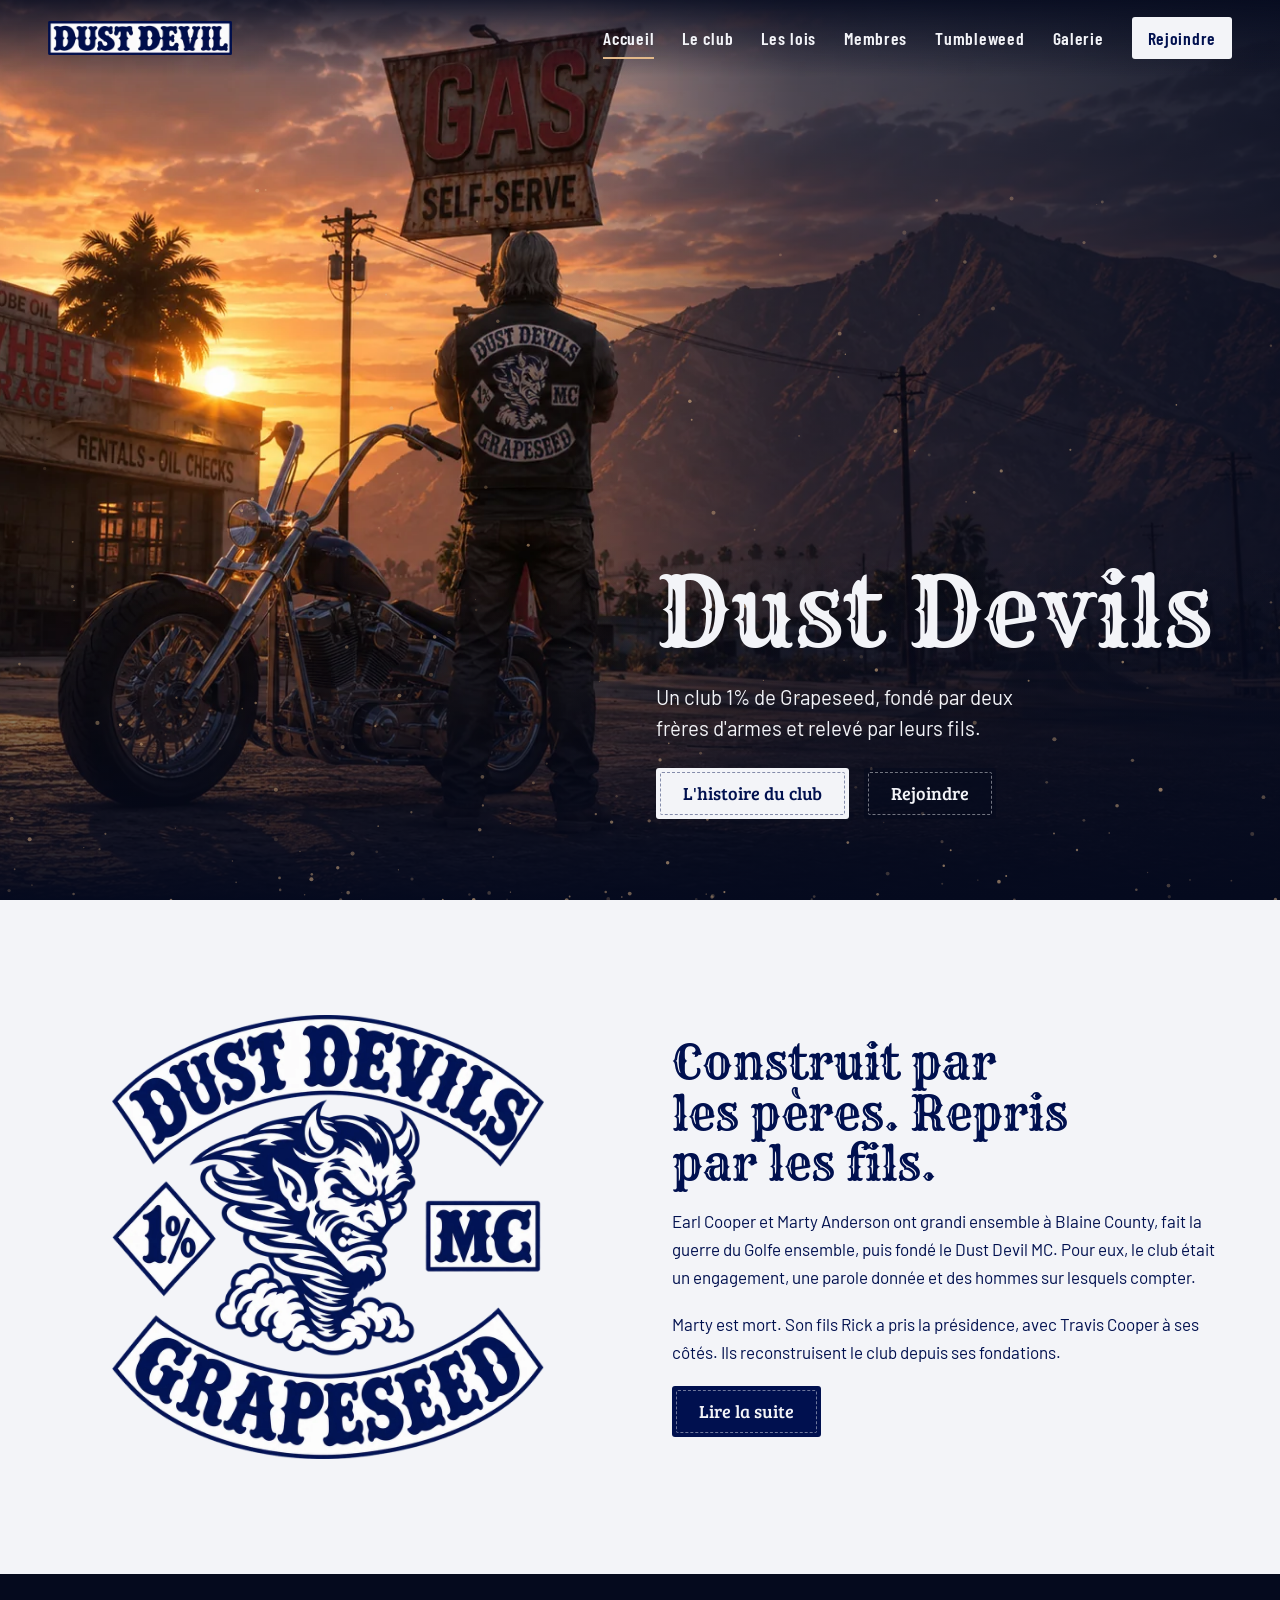
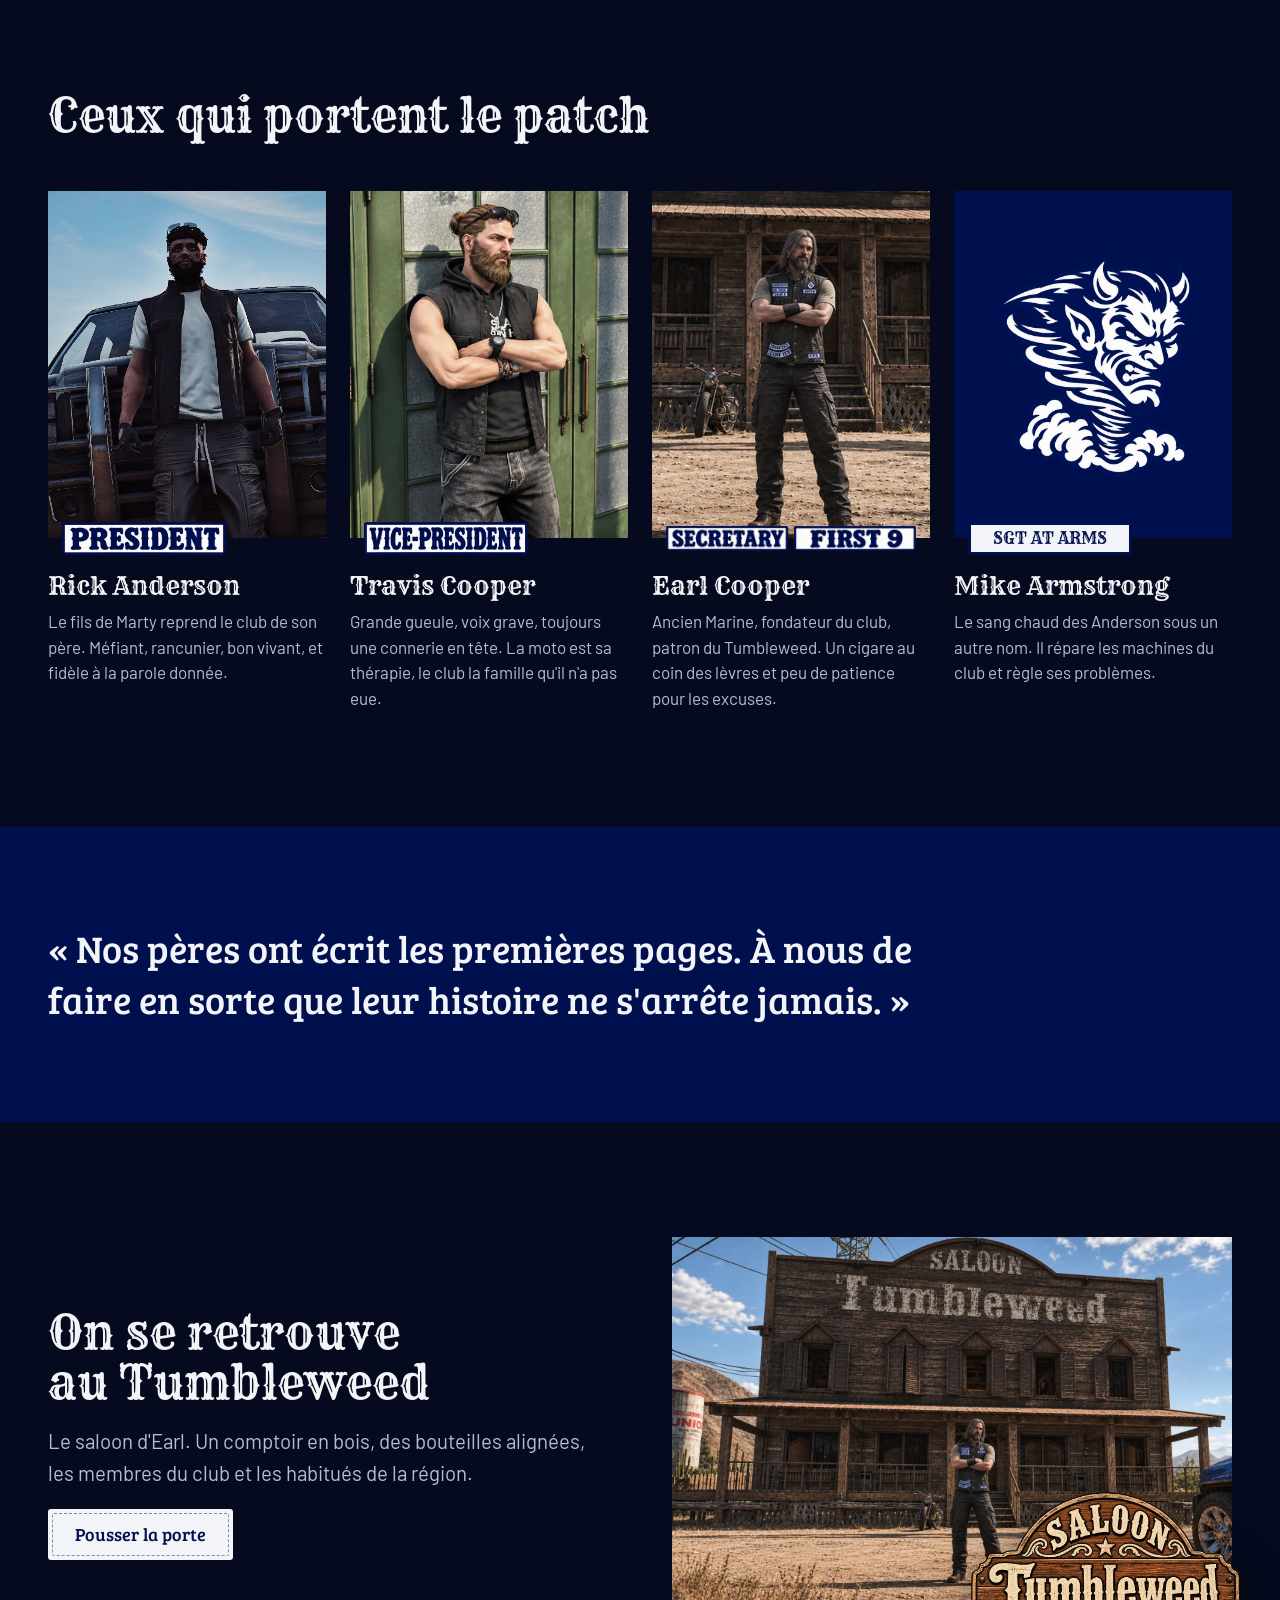
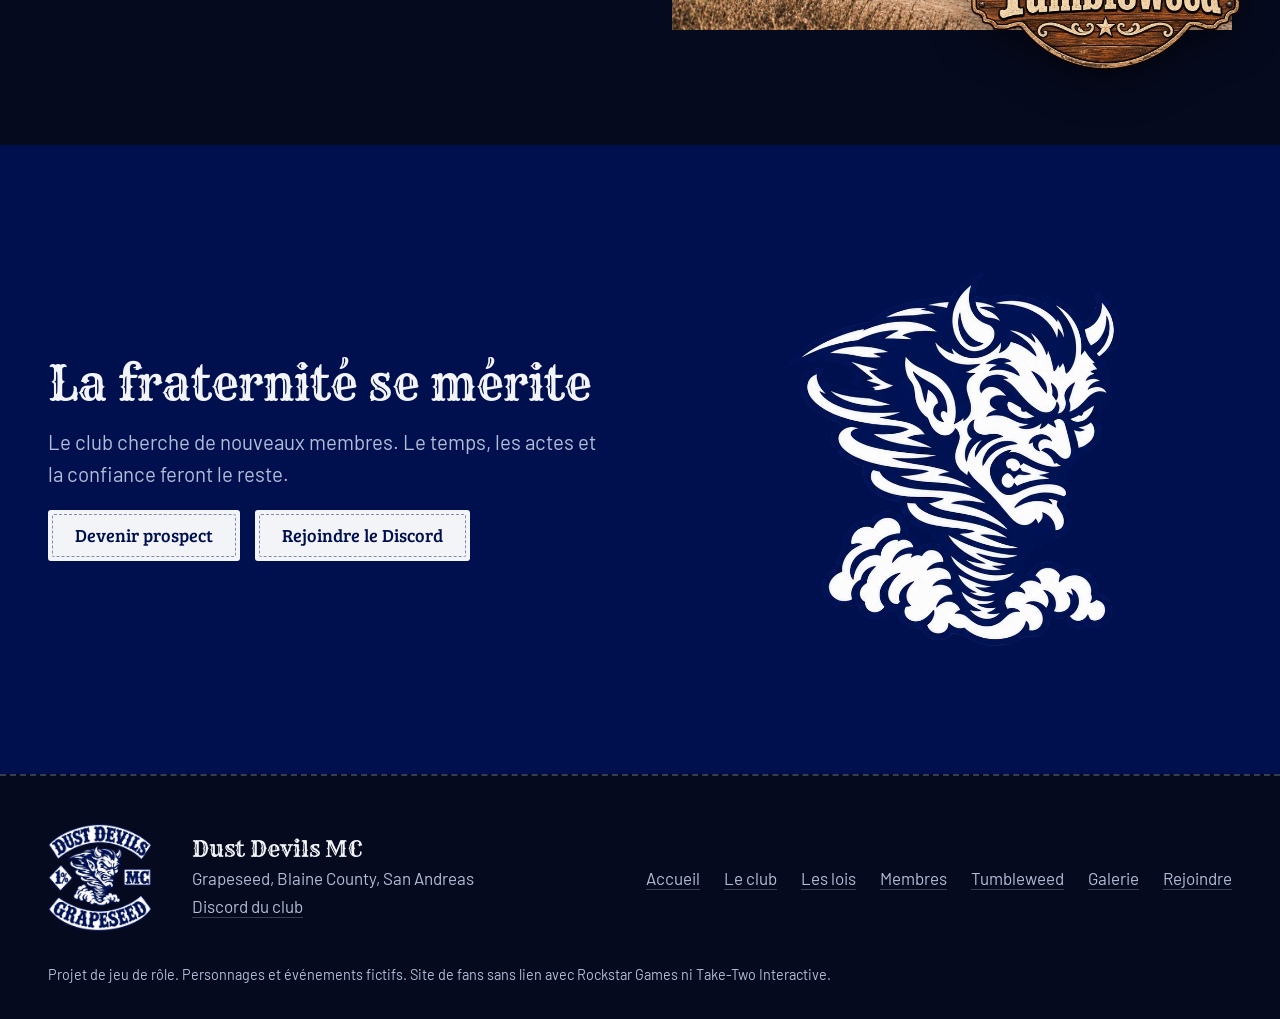
<file: index.html>
<!doctype html>
<html lang="fr">
<head>
  <meta charset="utf-8">
  <meta name="viewport" content="width=device-width, initial-scale=1">
  <title>Dust Devils MC | Grapeseed</title>
  <meta name="description" content="Site du Dust Devils MC, club de bikers 1% RP de Grapeseed, Blaine County.">
  <meta name="theme-color" content="#050a1e">
  <link rel="icon" href="assets/img/logos/favicon.png">
  <link rel="stylesheet" href="css/main.css">
  <link rel="stylesheet" href="css/pages/index.css">
</head>
<body data-page="index">
  <main id="contenu">
    <section class="hero">
      <img class="hero__photo" src="assets/img/photos/route-grapeseed.webp" alt="Un biker de dos portant les couleurs des Dust Devils devant sa moto, au coucher du soleil">
      <canvas data-poussiere="vent" aria-hidden="true"></canvas>
      <div class="conteneur hero__texte">
        <h1>Dust Devils</h1>
        <p class="chapo">Un club 1% de Grapeseed, fondé par deux frères d'armes et relevé par leurs fils.</p>
        <div class="boutons"><a class="bouton" href="club.html">L'histoire du club</a><a class="bouton bouton--contour" href="rejoindre.html">Rejoindre</a></div>
      </div>
    </section>

    <section class="section clair origine">
      <div class="conteneur duo">
        <img src="assets/img/logos/patch-complet.webp" width="1000" height="1028" alt="Patch du club : un diable dans une tornade, Dust Devils MC, Grapeseed, 1%" loading="lazy" data-apparait>
        <div class="pile">
          <h2>Construit par les pères. Repris par les fils.</h2>
          <p>Earl Cooper et Marty Anderson ont grandi ensemble à Blaine County, fait la guerre du Golfe ensemble, puis fondé le Dust Devil MC. Pour eux, le club était un engagement, une parole donnée et des hommes sur lesquels compter.</p>
          <p>Marty est mort. Son fils Rick a pris la présidence, avec Travis Cooper à ses côtés. Ils reconstruisent le club depuis ses fondations.</p>
          <a class="bouton" href="club.html">Lire la suite</a>
        </div>
      </div>
    </section>

    <section class="section">
      <div class="conteneur">
        <div class="section__tete"><h2>Ceux qui portent le patch</h2></div>
        <div class="equipe" id="equipe" data-apparait></div>
      </div>
    </section>

    <section class="citation-bande">
      <blockquote class="conteneur" data-apparait>« Nos pères ont écrit les premières pages. À nous de faire en sorte que leur histoire ne s'arrête jamais. »</blockquote>
    </section>

    <section class="section saloon">
      <div class="conteneur duo">
        <div class="pile">
          <h2>On se retrouve au Tumbleweed</h2>
          <p class="chapo">Le saloon d'Earl. Un comptoir en bois, des bouteilles alignées, les membres du club et les habitués de la région.</p>
          <a class="bouton" href="tumbleweed.html">Pousser la porte</a>
        </div>
        <div class="saloon__photo" data-apparait>
          <img src="assets/img/photos/tumbleweed.webp" width="1498" height="1050" alt="Earl Cooper, bras croisés, devant la façade en bois du Tumbleweed" loading="lazy">
          <img class="saloon__enseigne" src="assets/img/logos/tumbleweed.webp" width="900" height="597" alt="" loading="lazy">
        </div>
      </div>
    </section>

    <section class="appel">
      <canvas data-poussiere="tourbillon" aria-hidden="true"></canvas>
      <div class="conteneur duo">
        <div class="pile">
          <h2>La fraternité se mérite</h2>
          <p class="chapo">Le club cherche de nouveaux membres. Le temps, les actes et la confiance feront le reste.</p>
          <div class="boutons"><a class="bouton" href="rejoindre.html">Devenir prospect</a><span data-discord="Rejoindre le Discord"></span></div>
        </div>
        <img class="appel__devil" src="assets/img/logos/diable.webp" width="650" height="722" alt="" loading="lazy">
      </div>
    </section>
  </main>

  <script src="js/data/site.js"></script>
  <script src="js/data/membres.js"></script>
  <script src="js/components/outils.js"></script>
  <script src="js/components/layout.js"></script>
  <script src="js/components/poussiere.js"></script>
  <script src="js/pages/index.js"></script>
  <script src="js/components/apparition.js"></script>
</body>
</html>
</file>
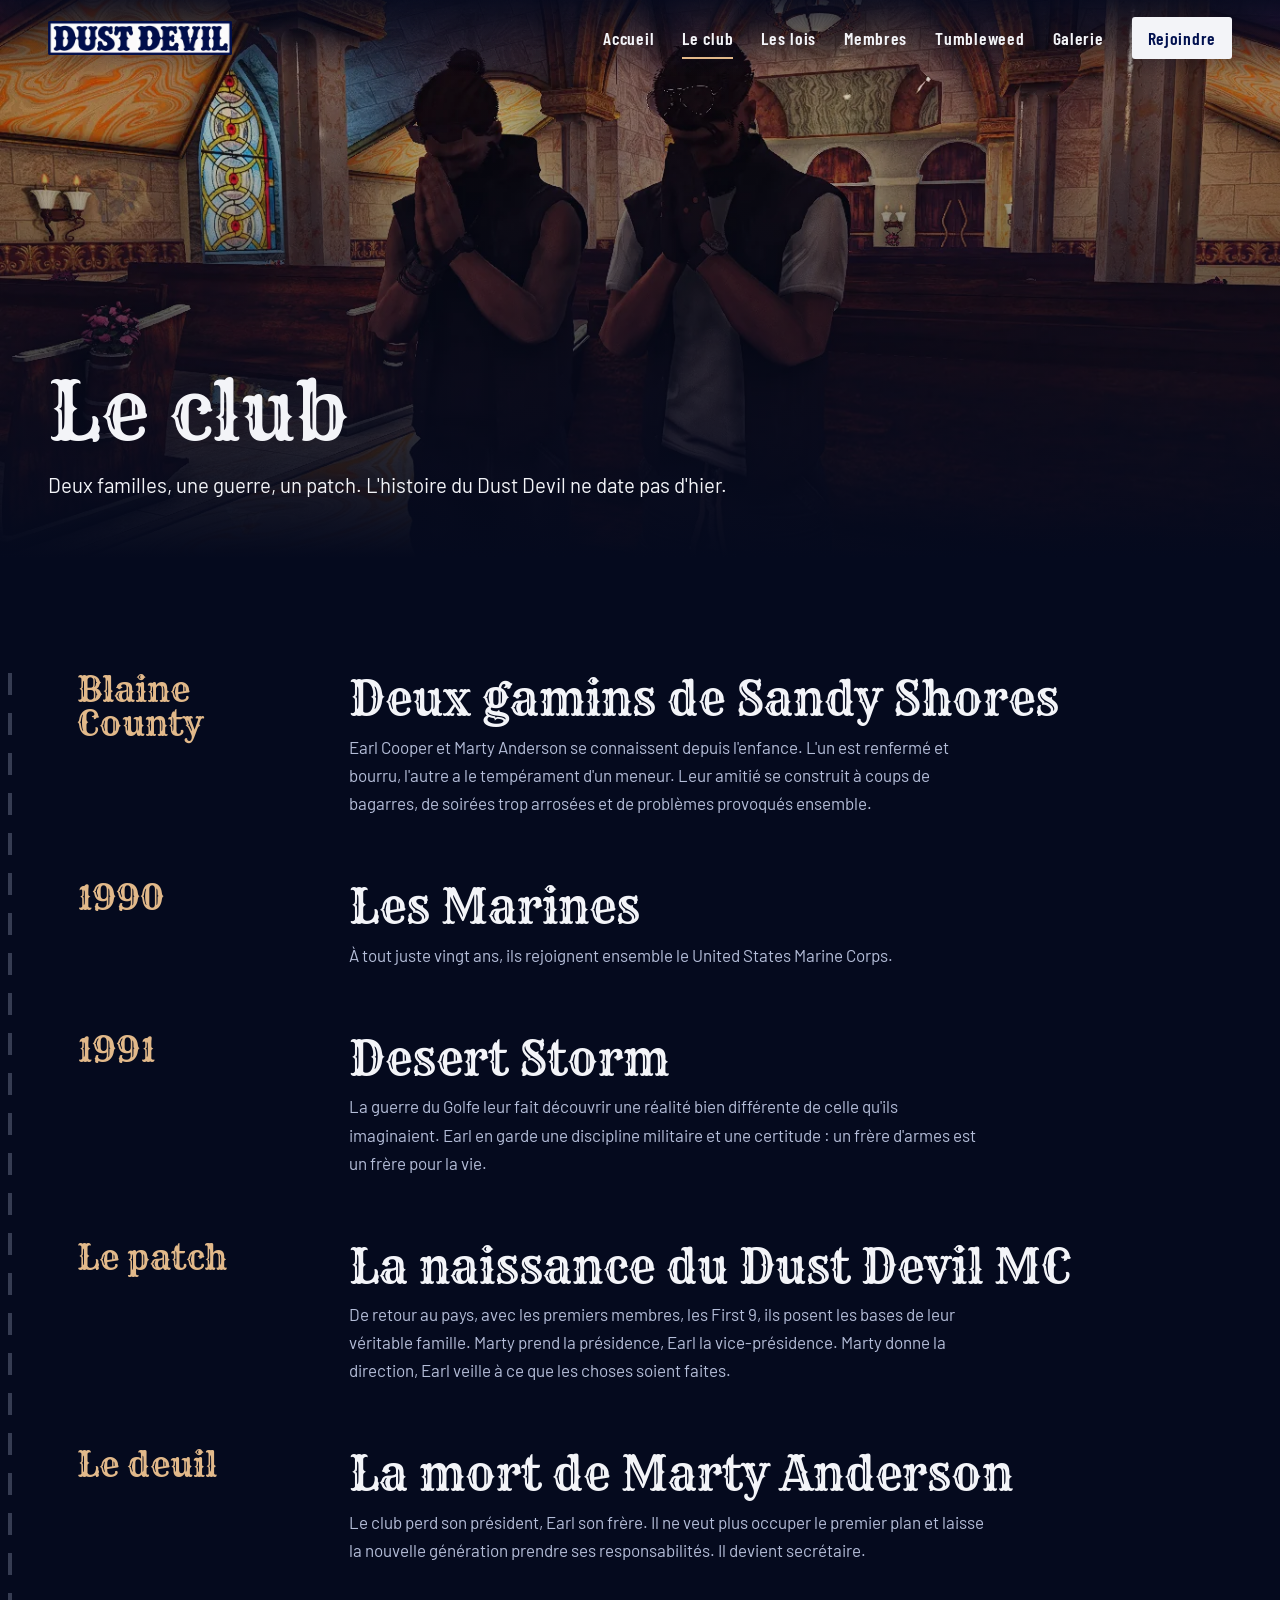
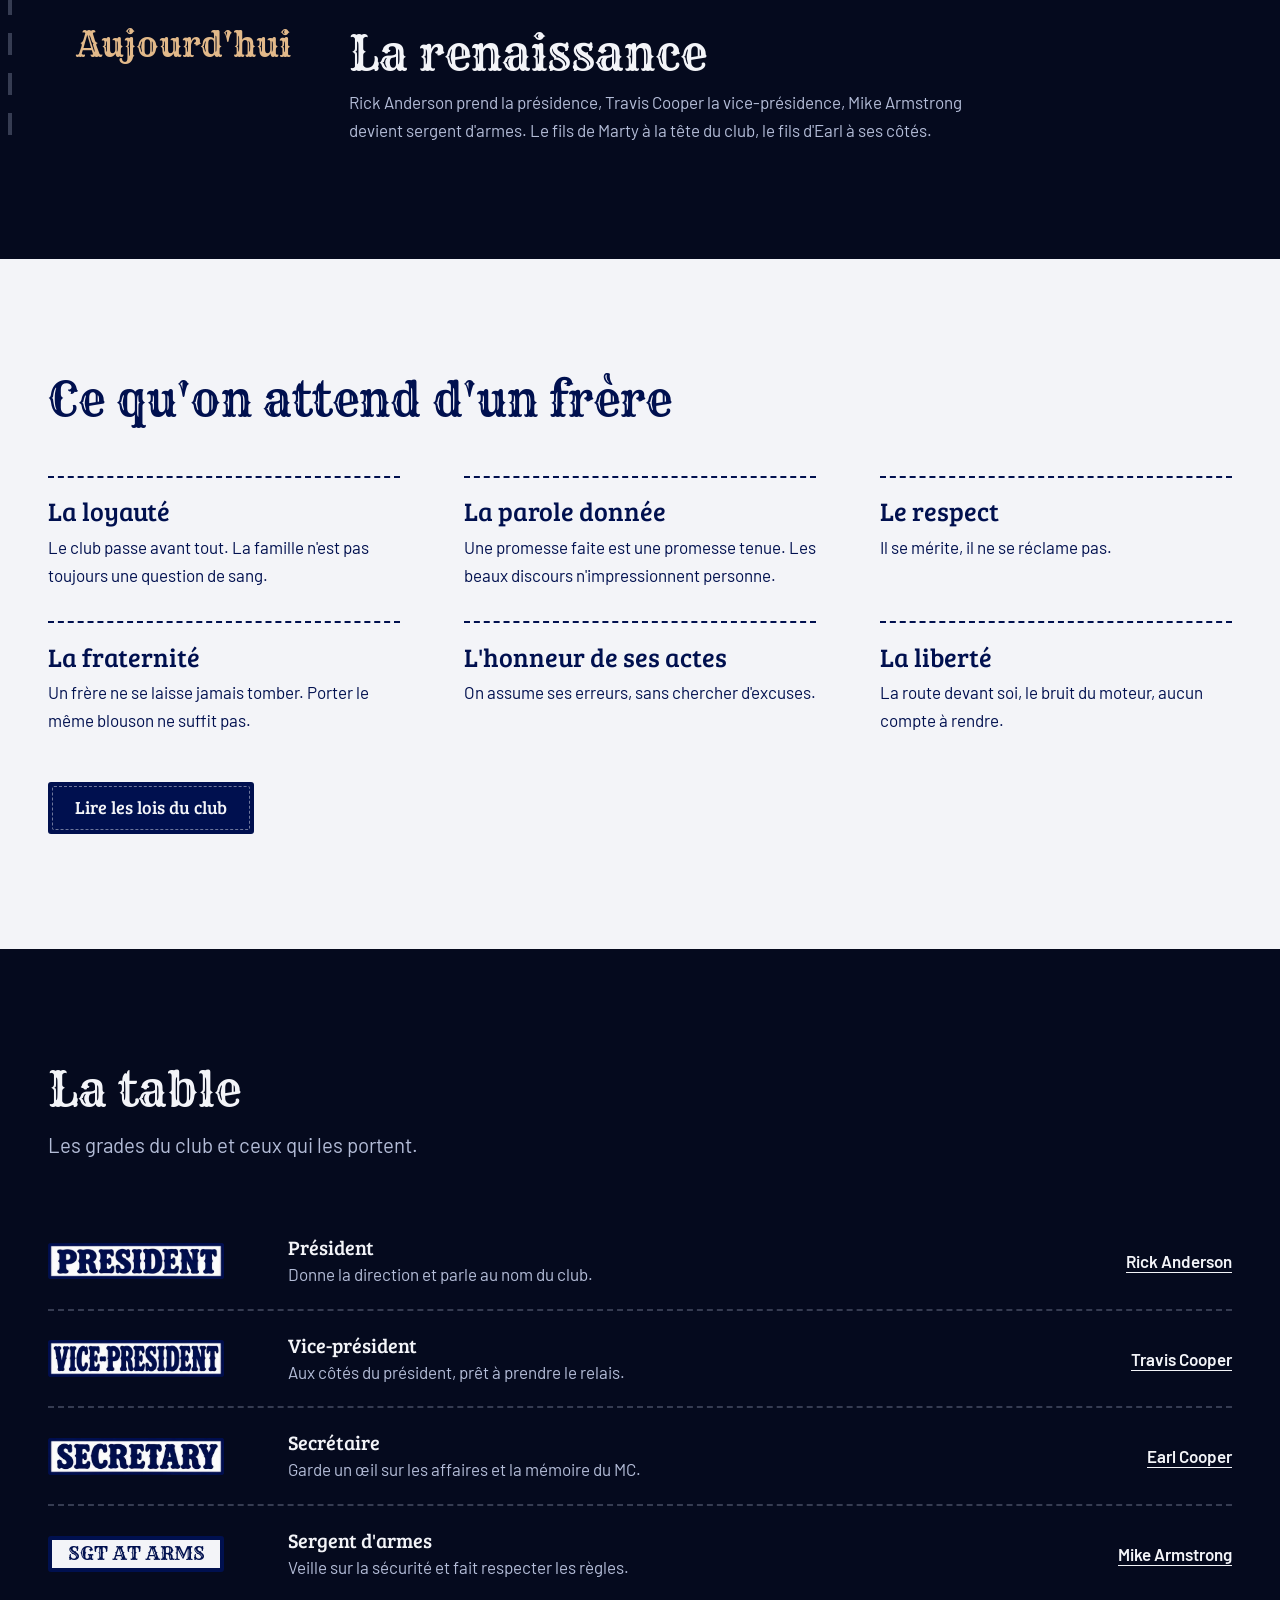
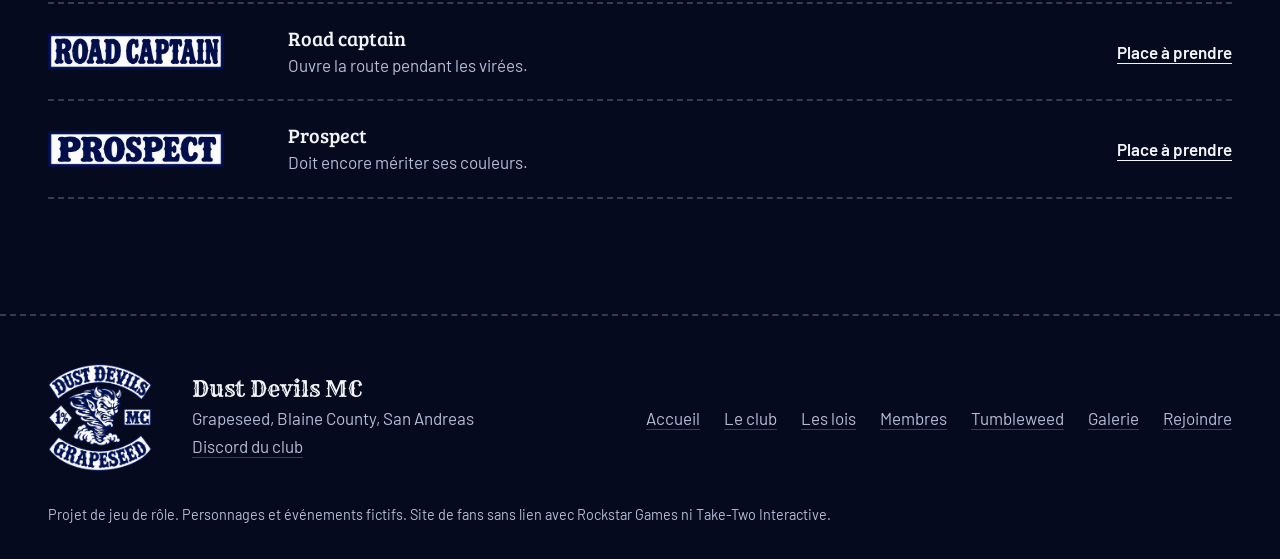
<file: club.html>
<!doctype html>
<html lang="fr">
<head>
  <meta charset="utf-8">
  <meta name="viewport" content="width=device-width, initial-scale=1">
  <title>Le club | Dust Devils MC</title>
  <meta name="description" content="Histoire, valeurs et hiérarchie du Dust Devils MC.">
  <meta name="theme-color" content="#050a1e">
  <link rel="icon" href="assets/img/logos/favicon.png">
  <link rel="stylesheet" href="css/main.css">
  <link rel="stylesheet" href="css/pages/club.css">
</head>
<body data-page="club">
  <main id="contenu">
    <section class="banniere">
      <img class="banniere__photo" src="assets/img/photos/chapelle.webp" alt="">
      <div class="conteneur"><h1>Le club</h1><p class="chapo">Deux familles, une guerre, un patch. L'histoire du Dust Devil ne date pas d'hier.</p></div>
    </section>

    <section class="section">
      <div class="conteneur route">
        <article class="etape" data-apparait><span class="etape__date">Blaine County</span><h2>Deux gamins de Sandy Shores</h2><p>Earl Cooper et Marty Anderson se connaissent depuis l'enfance. L'un est renfermé et bourru, l'autre a le tempérament d'un meneur. Leur amitié se construit à coups de bagarres, de soirées trop arrosées et de problèmes provoqués ensemble.</p></article>
        <article class="etape" data-apparait><span class="etape__date">1990</span><h2>Les Marines</h2><p>À tout juste vingt ans, ils rejoignent ensemble le United States Marine Corps.</p></article>
        <article class="etape" data-apparait><span class="etape__date">1991</span><h2>Desert Storm</h2><p>La guerre du Golfe leur fait découvrir une réalité bien différente de celle qu'ils imaginaient. Earl en garde une discipline militaire et une certitude : un frère d'armes est un frère pour la vie.</p></article>
        <article class="etape" data-apparait><span class="etape__date">Le patch</span><h2>La naissance du Dust Devil MC</h2><p>De retour au pays, avec les premiers membres, les First 9, ils posent les bases de leur véritable famille. Marty prend la présidence, Earl la vice-présidence. Marty donne la direction, Earl veille à ce que les choses soient faites.</p></article>
        <article class="etape" data-apparait><span class="etape__date">Le deuil</span><h2>La mort de Marty Anderson</h2><p>Le club perd son président, Earl son frère. Il ne veut plus occuper le premier plan et laisse la nouvelle génération prendre ses responsabilités. Il devient secrétaire.</p></article>
        <article class="etape" data-apparait><span class="etape__date">Aujourd'hui</span><h2>La renaissance</h2><p>Rick Anderson prend la présidence, Travis Cooper la vice-présidence, Mike Armstrong devient sergent d'armes. Le fils de Marty à la tête du club, le fils d'Earl à ses côtés.</p></article>
      </div>
    </section>

    <section class="section clair">
      <div class="conteneur">
        <div class="section__tete"><h2>Ce qu'on attend d'un frère</h2></div>
        <ul class="valeurs" data-apparait>
          <li><h3>La loyauté</h3><p>Le club passe avant tout. La famille n'est pas toujours une question de sang.</p></li>
          <li><h3>La parole donnée</h3><p>Une promesse faite est une promesse tenue. Les beaux discours n'impressionnent personne.</p></li>
          <li><h3>Le respect</h3><p>Il se mérite, il ne se réclame pas.</p></li>
          <li><h3>La fraternité</h3><p>Un frère ne se laisse jamais tomber. Porter le même blouson ne suffit pas.</p></li>
          <li><h3>L'honneur de ses actes</h3><p>On assume ses erreurs, sans chercher d'excuses.</p></li>
          <li><h3>La liberté</h3><p>La route devant soi, le bruit du moteur, aucun compte à rendre.</p></li>
        </ul>
        <p class="suite-lois"><a class="bouton" href="lois.html">Lire les lois du club</a></p>
      </div>
    </section>

    <section class="section">
      <div class="conteneur">
        <div class="section__tete"><h2>La table</h2><p class="chapo">Les grades du club et ceux qui les portent.</p></div>
        <ul class="rangs" id="hierarchie"></ul>
      </div>
    </section>
  </main>

  <script src="js/data/site.js"></script>
  <script src="js/data/membres.js"></script>
  <script src="js/components/outils.js"></script>
  <script src="js/components/layout.js"></script>
  <script src="js/pages/club.js"></script>
  <script src="js/components/apparition.js"></script>
</body>
</html>
</file>
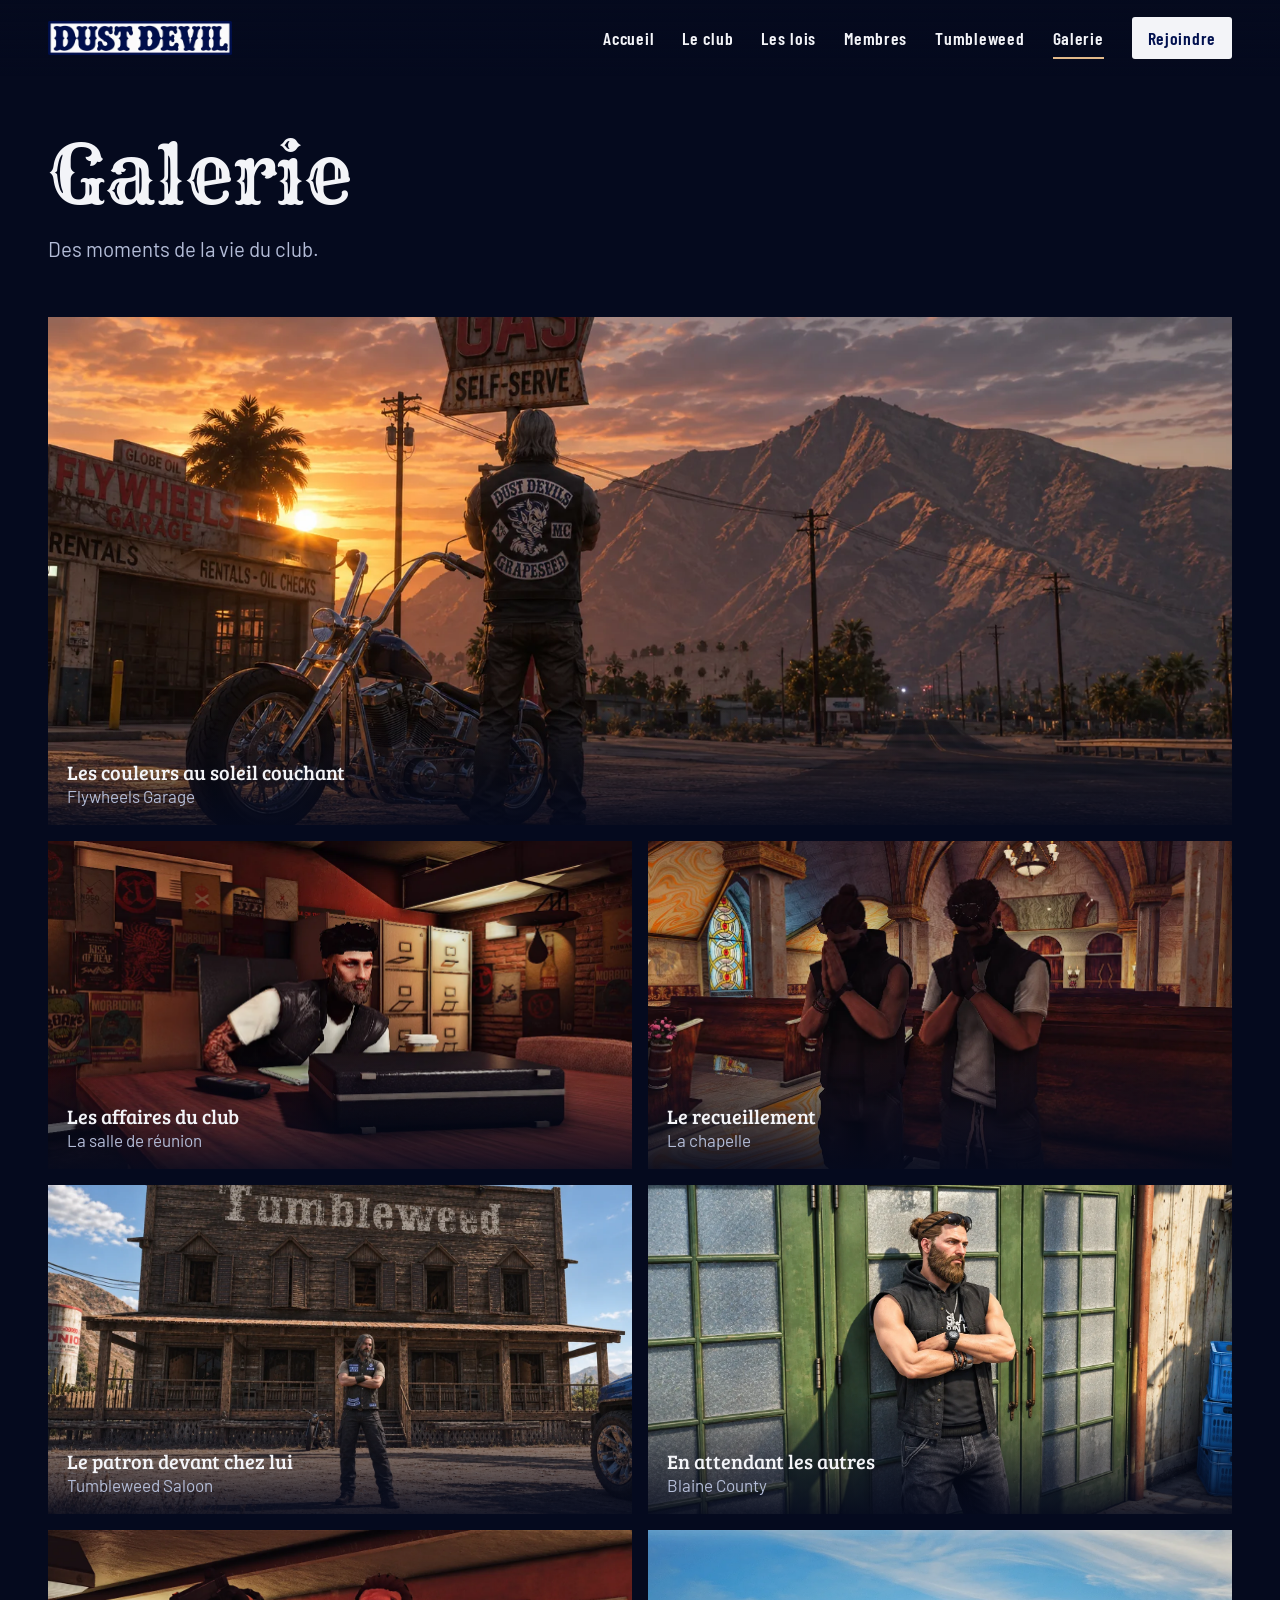
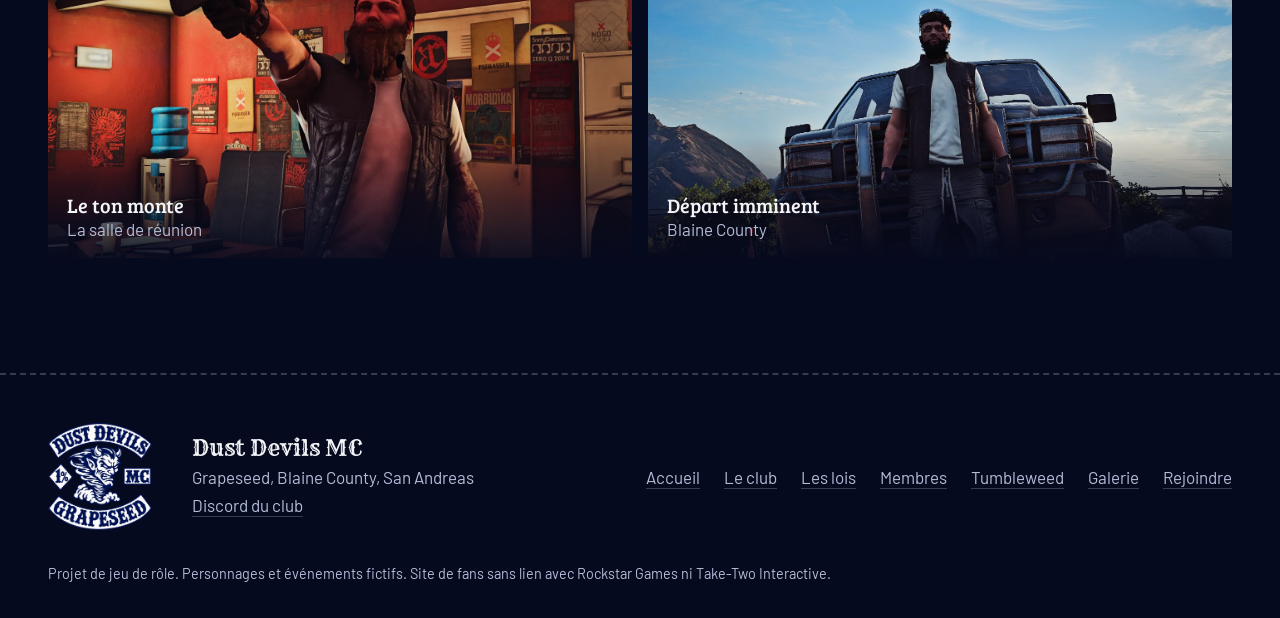
<file: galerie.html>
<!doctype html>
<html lang="fr">
<head>
  <meta charset="utf-8">
  <meta name="viewport" content="width=device-width, initial-scale=1">
  <title>Galerie | Dust Devils MC</title>
  <meta name="description" content="Photos du Dust Devils MC.">
  <meta name="theme-color" content="#050a1e">
  <link rel="icon" href="assets/img/logos/favicon.png">
  <link rel="stylesheet" href="css/main.css">
  <link rel="stylesheet" href="css/pages/galerie.css">
</head>
<body data-page="galerie">
  <main id="contenu">
    <section class="galerie">
      <div class="conteneur">
        <div class="section__tete"><h1>Galerie</h1><p class="chapo">Des moments de la vie du club.</p></div>
        <div class="photos" id="photos"></div>
      </div>
    </section>
  </main>

  <script src="js/data/site.js"></script>
  <script src="js/data/membres.js"></script>
  <script src="js/data/galerie.js"></script>
  <script src="js/components/outils.js"></script>
  <script src="js/components/layout.js"></script>
  <script src="js/components/visionneuse.js"></script>
  <script src="js/pages/galerie.js"></script>
  <script src="js/components/apparition.js"></script>
</body>
</html>
</file>
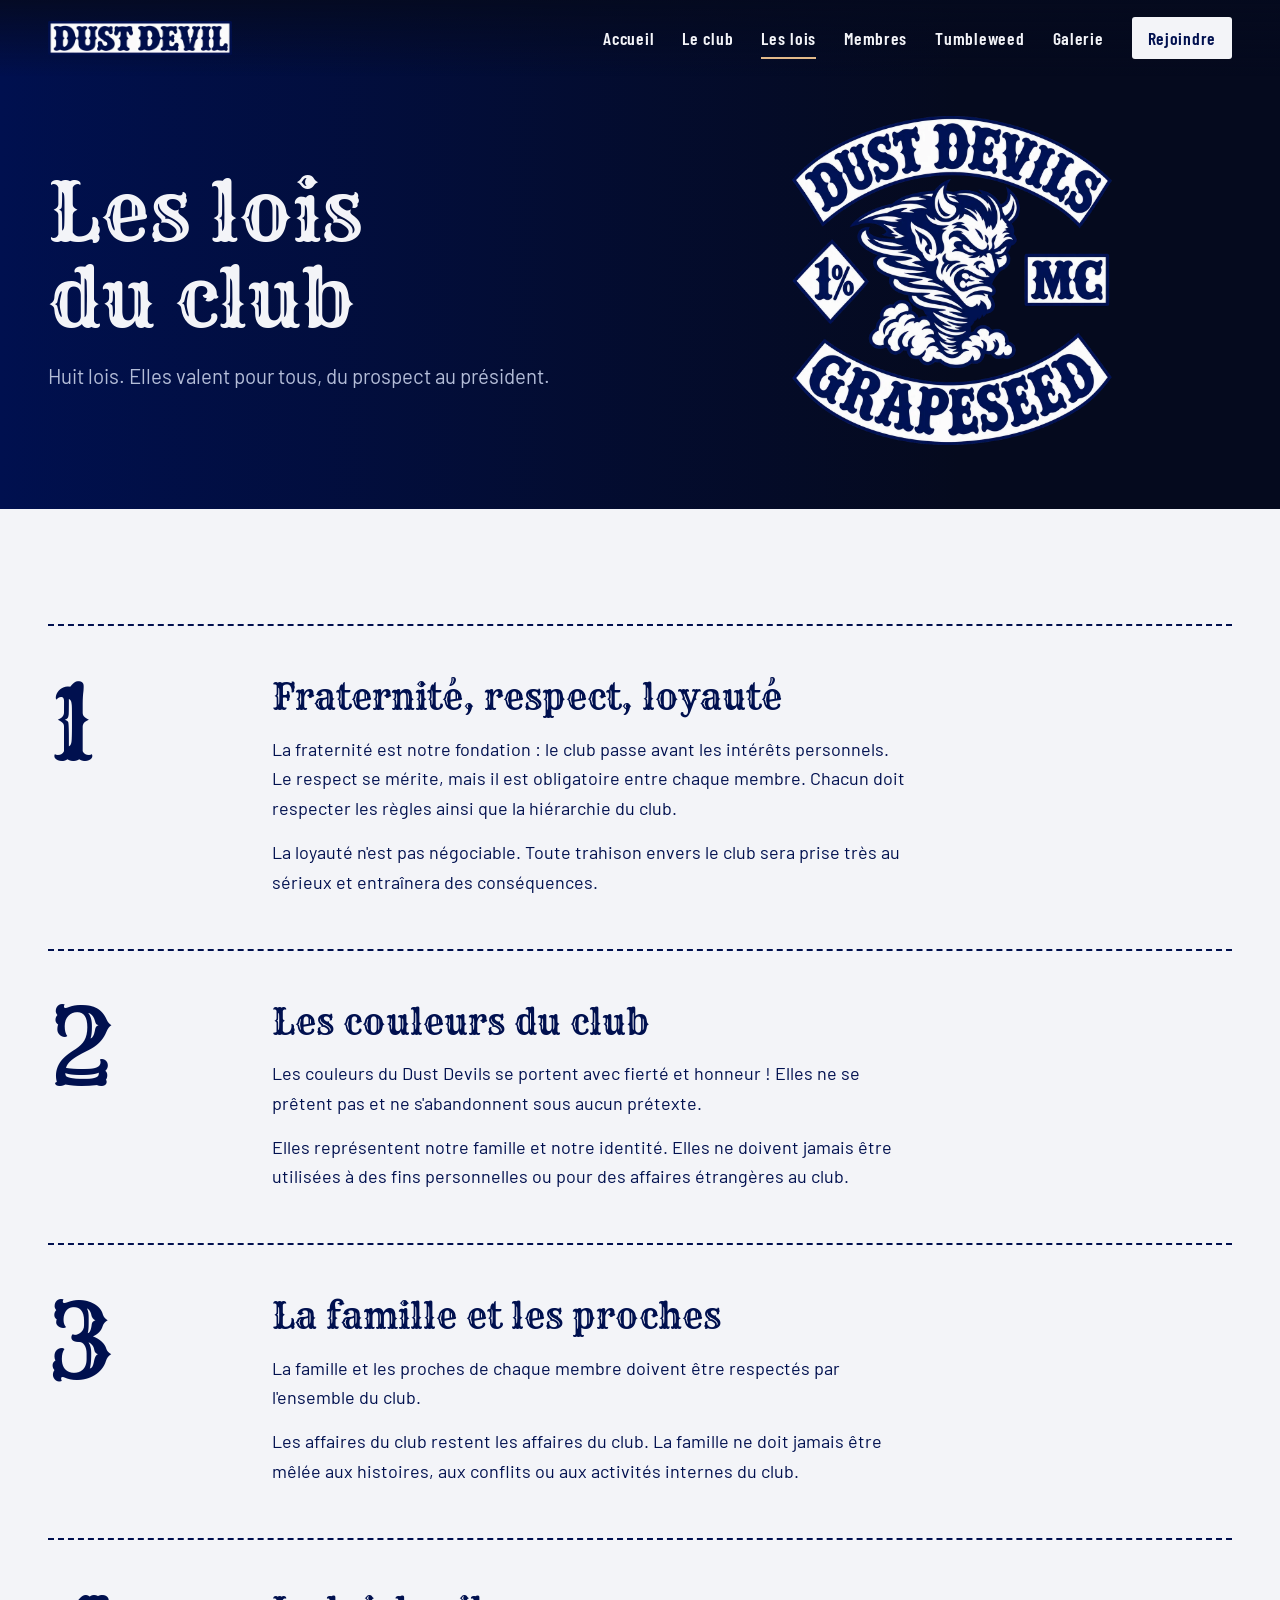
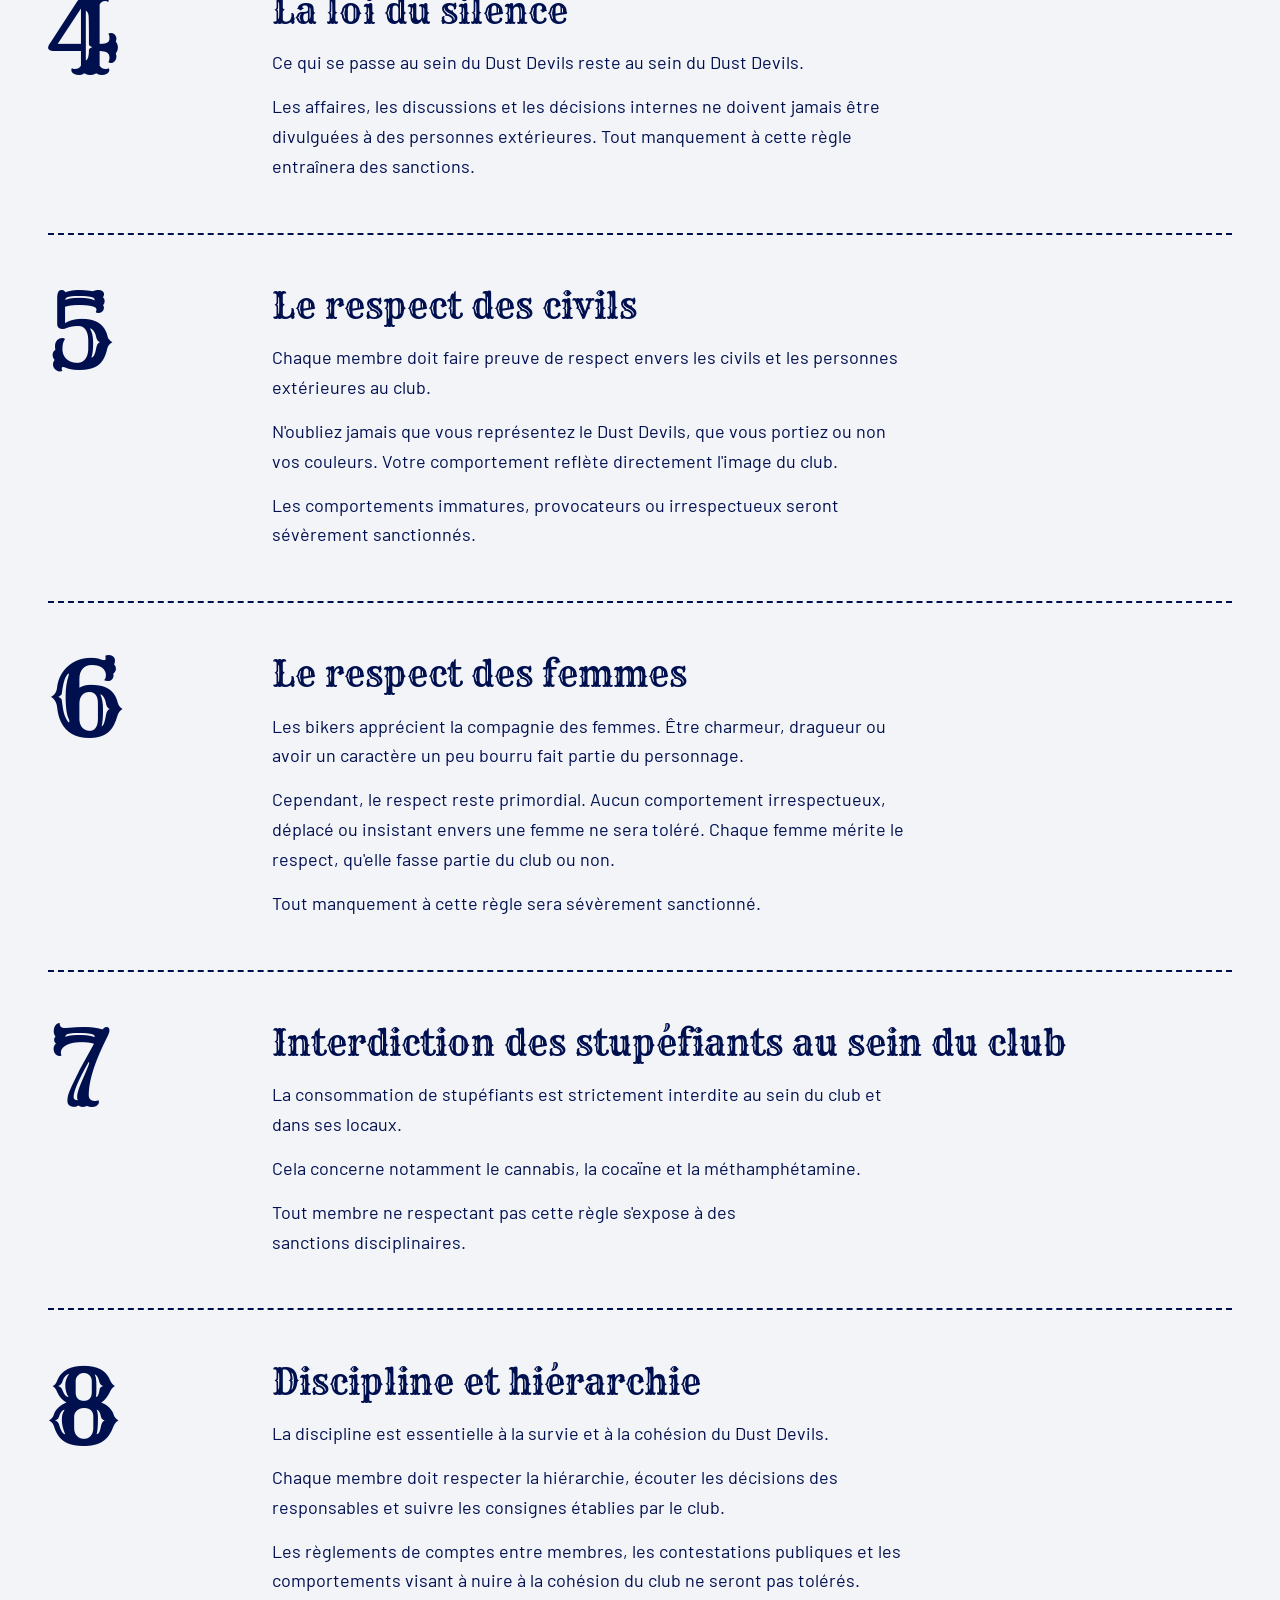
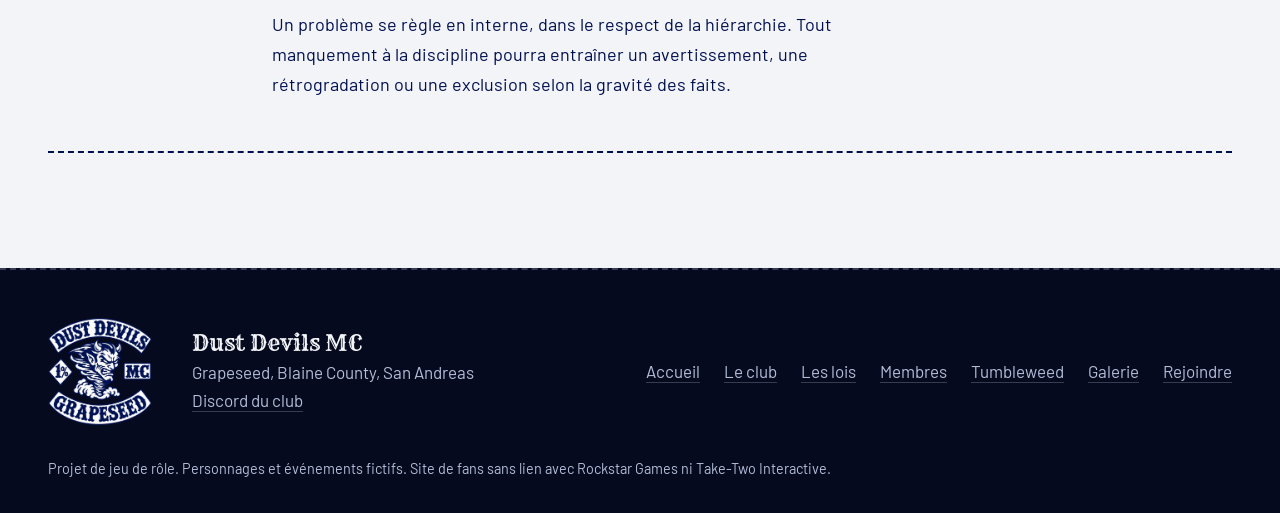
<file: lois.html>
<!doctype html>
<html lang="fr">
<head>
  <meta charset="utf-8">
  <meta name="viewport" content="width=device-width, initial-scale=1">
  <title>Les lois | Dust Devils MC</title>
  <meta name="description" content="Les huit lois du Dust Devils MC.">
  <meta name="theme-color" content="#050a1e">
  <link rel="icon" href="assets/img/logos/favicon.png">
  <link rel="stylesheet" href="css/main.css">
  <link rel="stylesheet" href="css/pages/lois.css">
</head>
<body data-page="lois">
  <main id="contenu">
    <section class="lois-tete">
      <div class="conteneur duo">
        <div class="pile">
          <h1>Les lois du club</h1>
          <p class="chapo">Huit lois. Elles valent pour tous, du prospect au président.</p>
        </div>
        <img src="assets/img/logos/patch-complet.webp" width="1000" height="1028" alt="Patch Dust Devils MC, Grapeseed, 1%">
      </div>
    </section>

    <section class="section clair">
      <div class="conteneur"><ol class="lois" id="lois"></ol></div>
    </section>
  </main>

  <script src="js/data/site.js"></script>
  <script src="js/data/membres.js"></script>
  <script src="js/data/lois.js"></script>
  <script src="js/components/outils.js"></script>
  <script src="js/components/layout.js"></script>
  <script src="js/pages/lois.js"></script>
  <script src="js/components/apparition.js"></script>
</body>
</html>
</file>
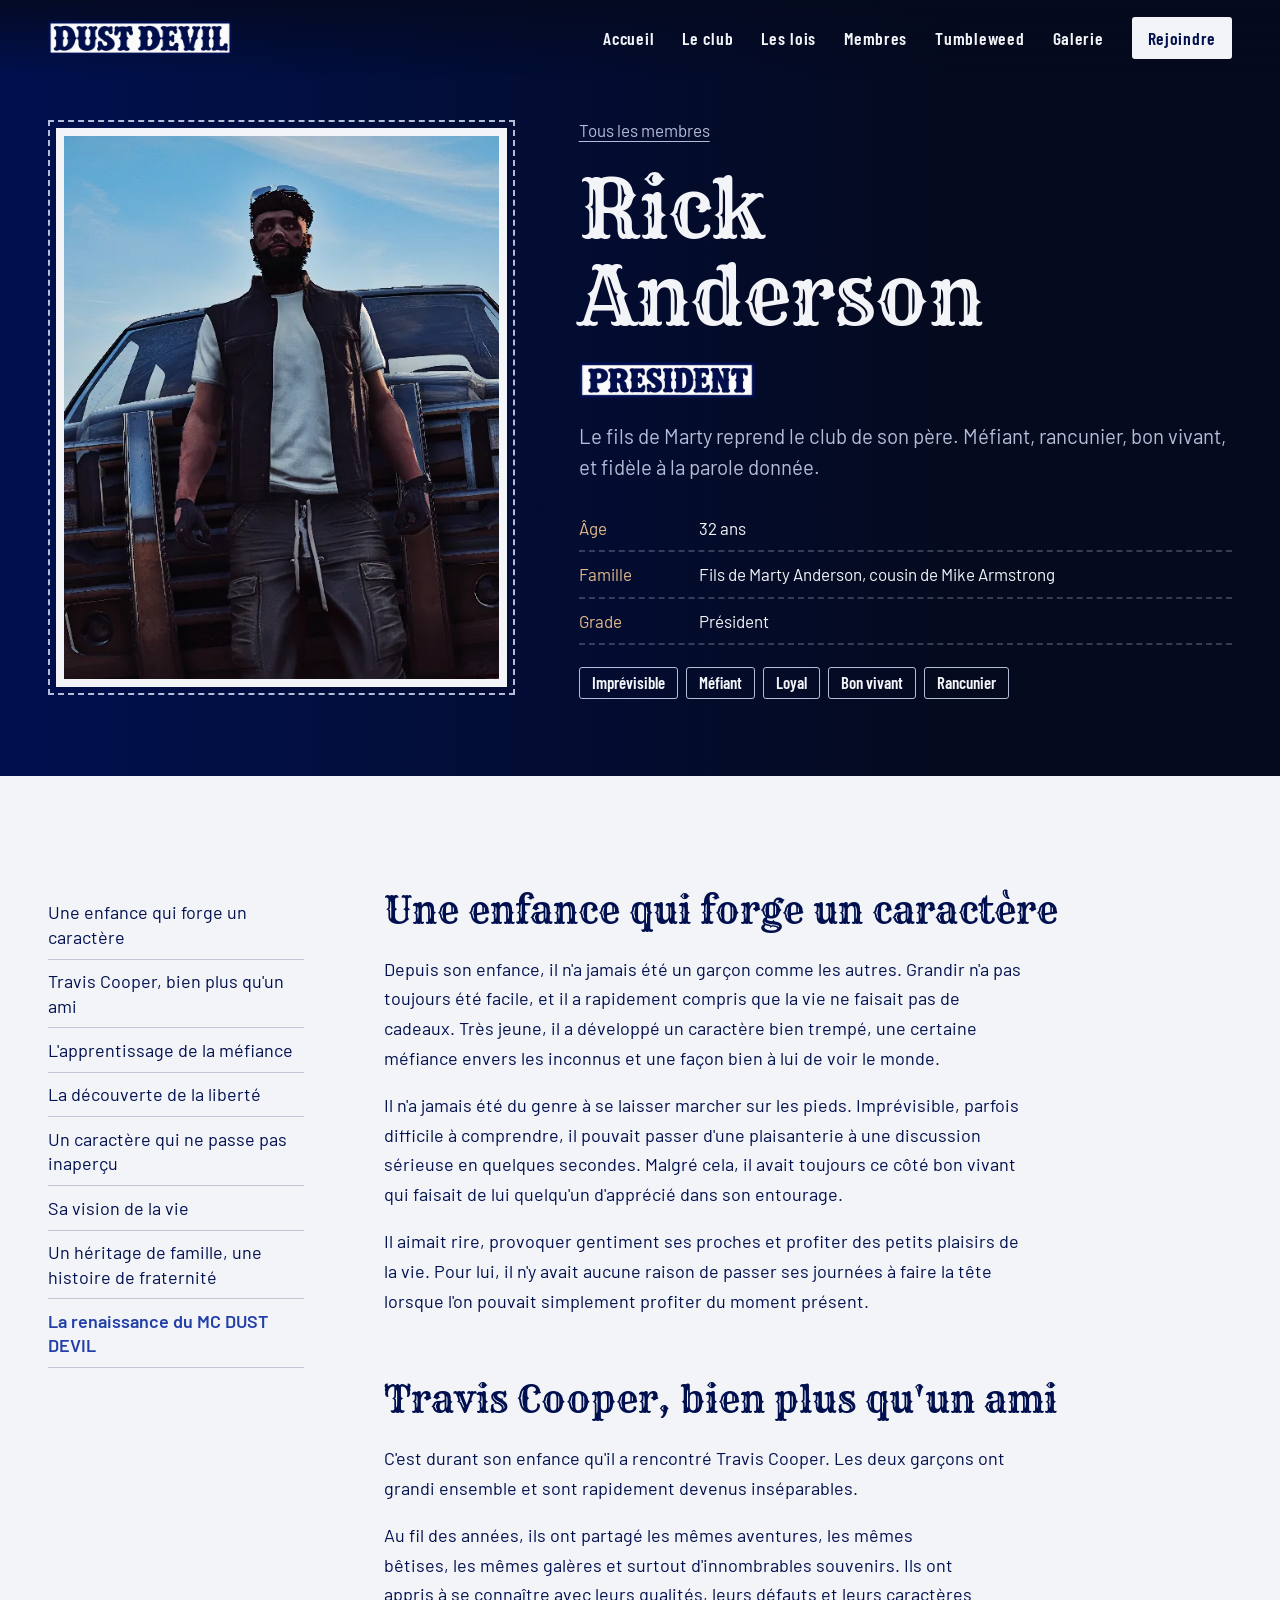
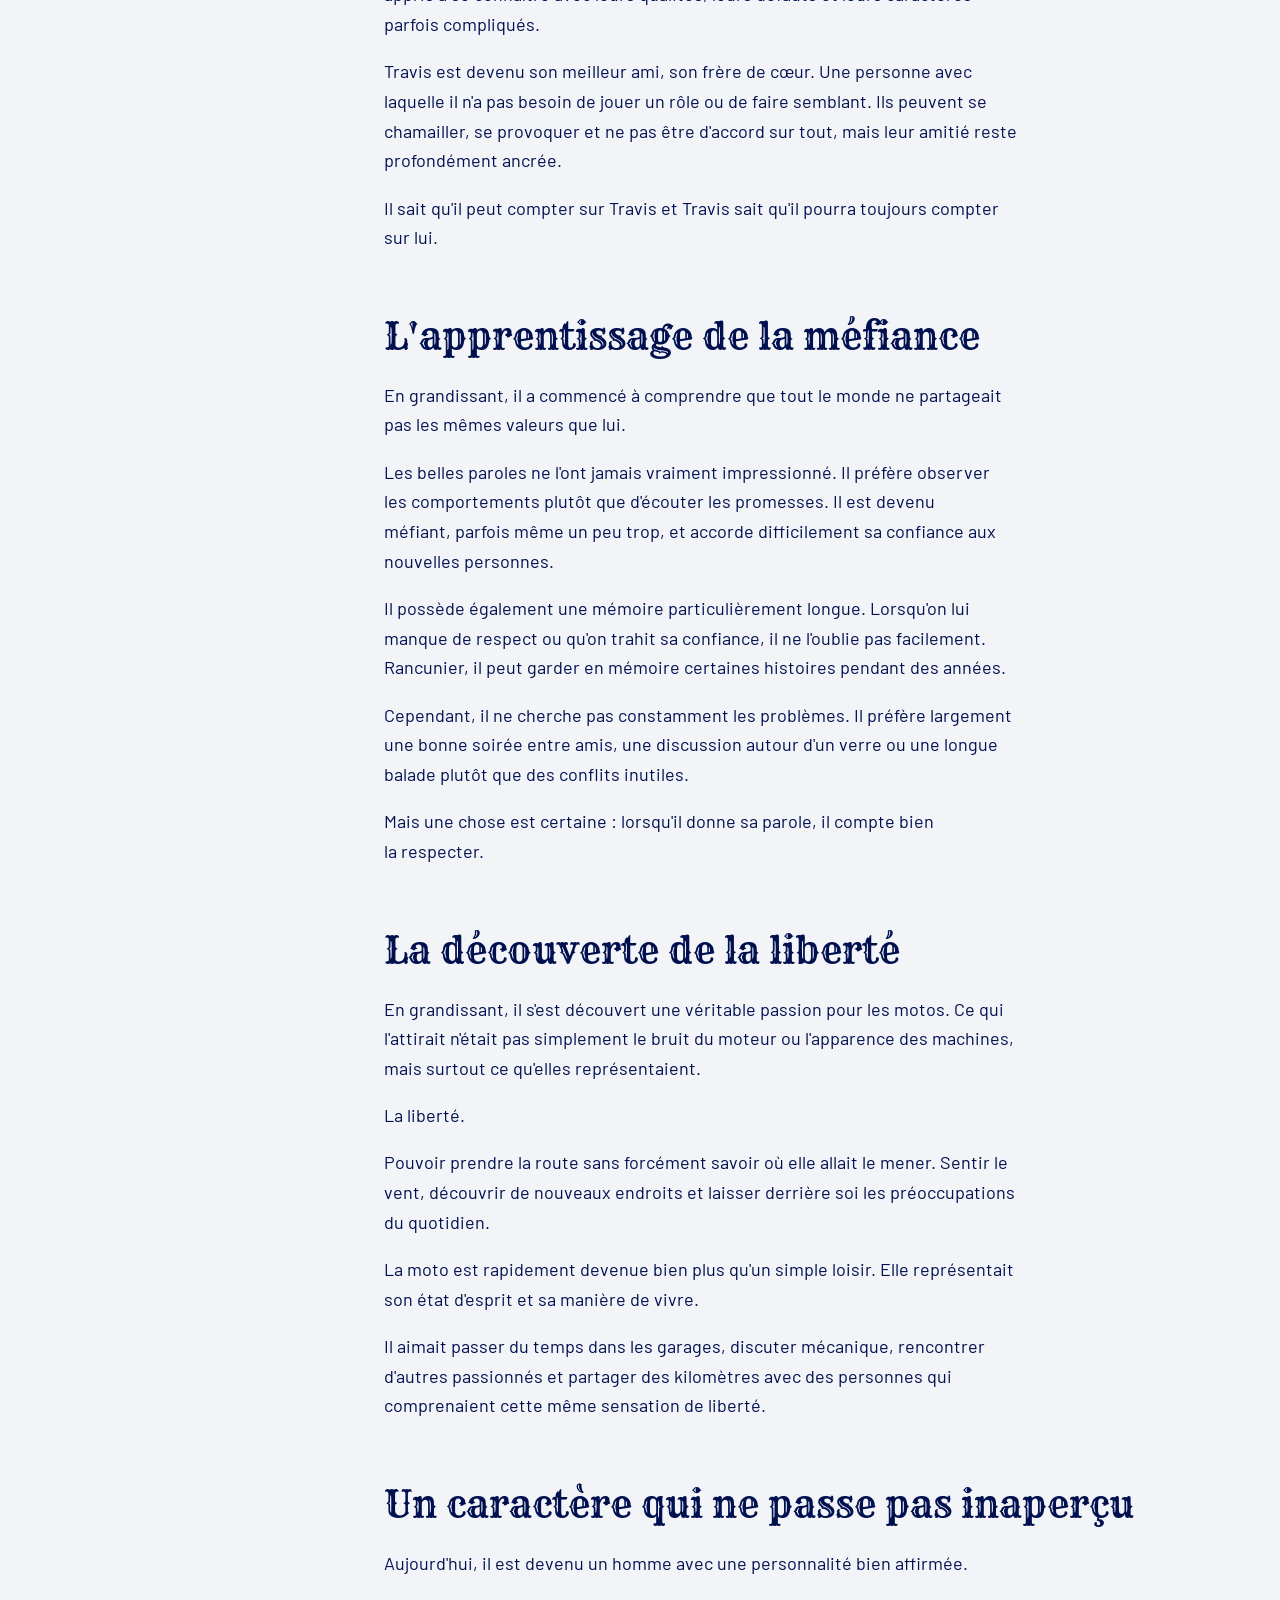
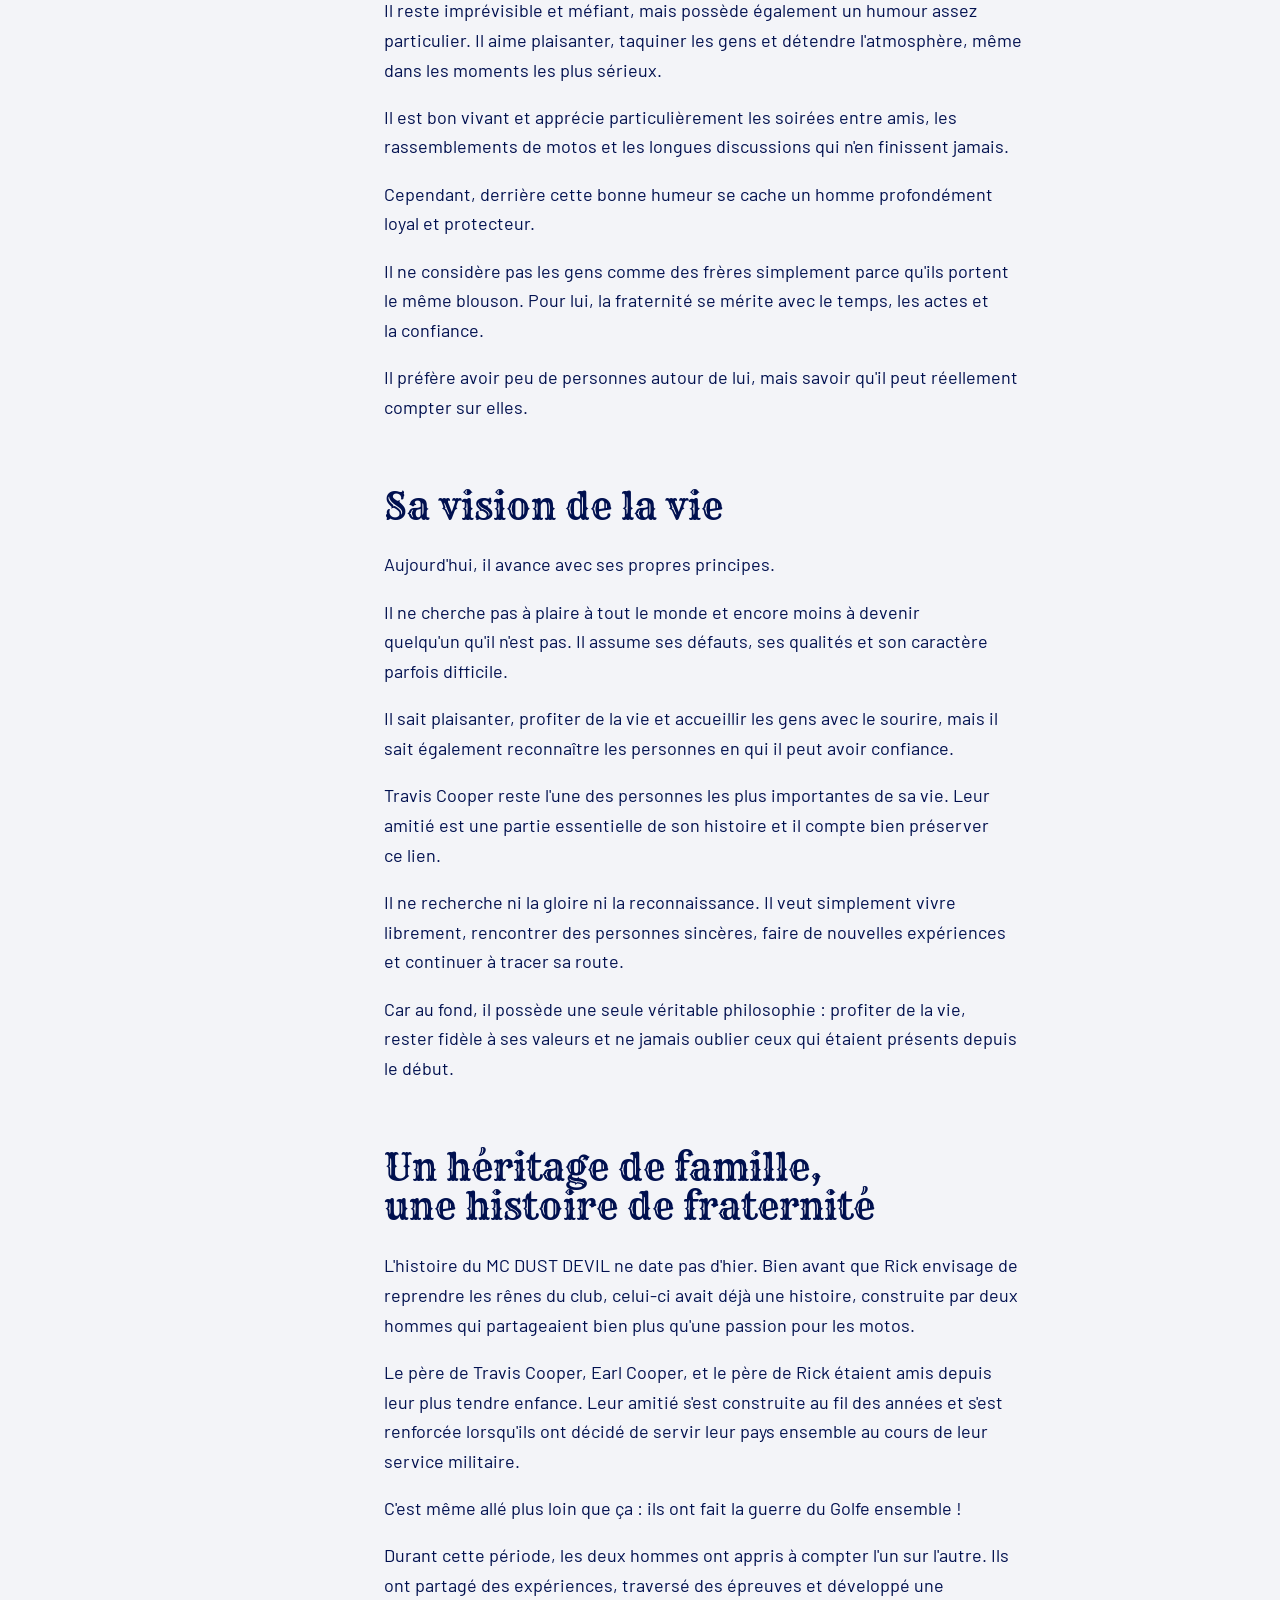
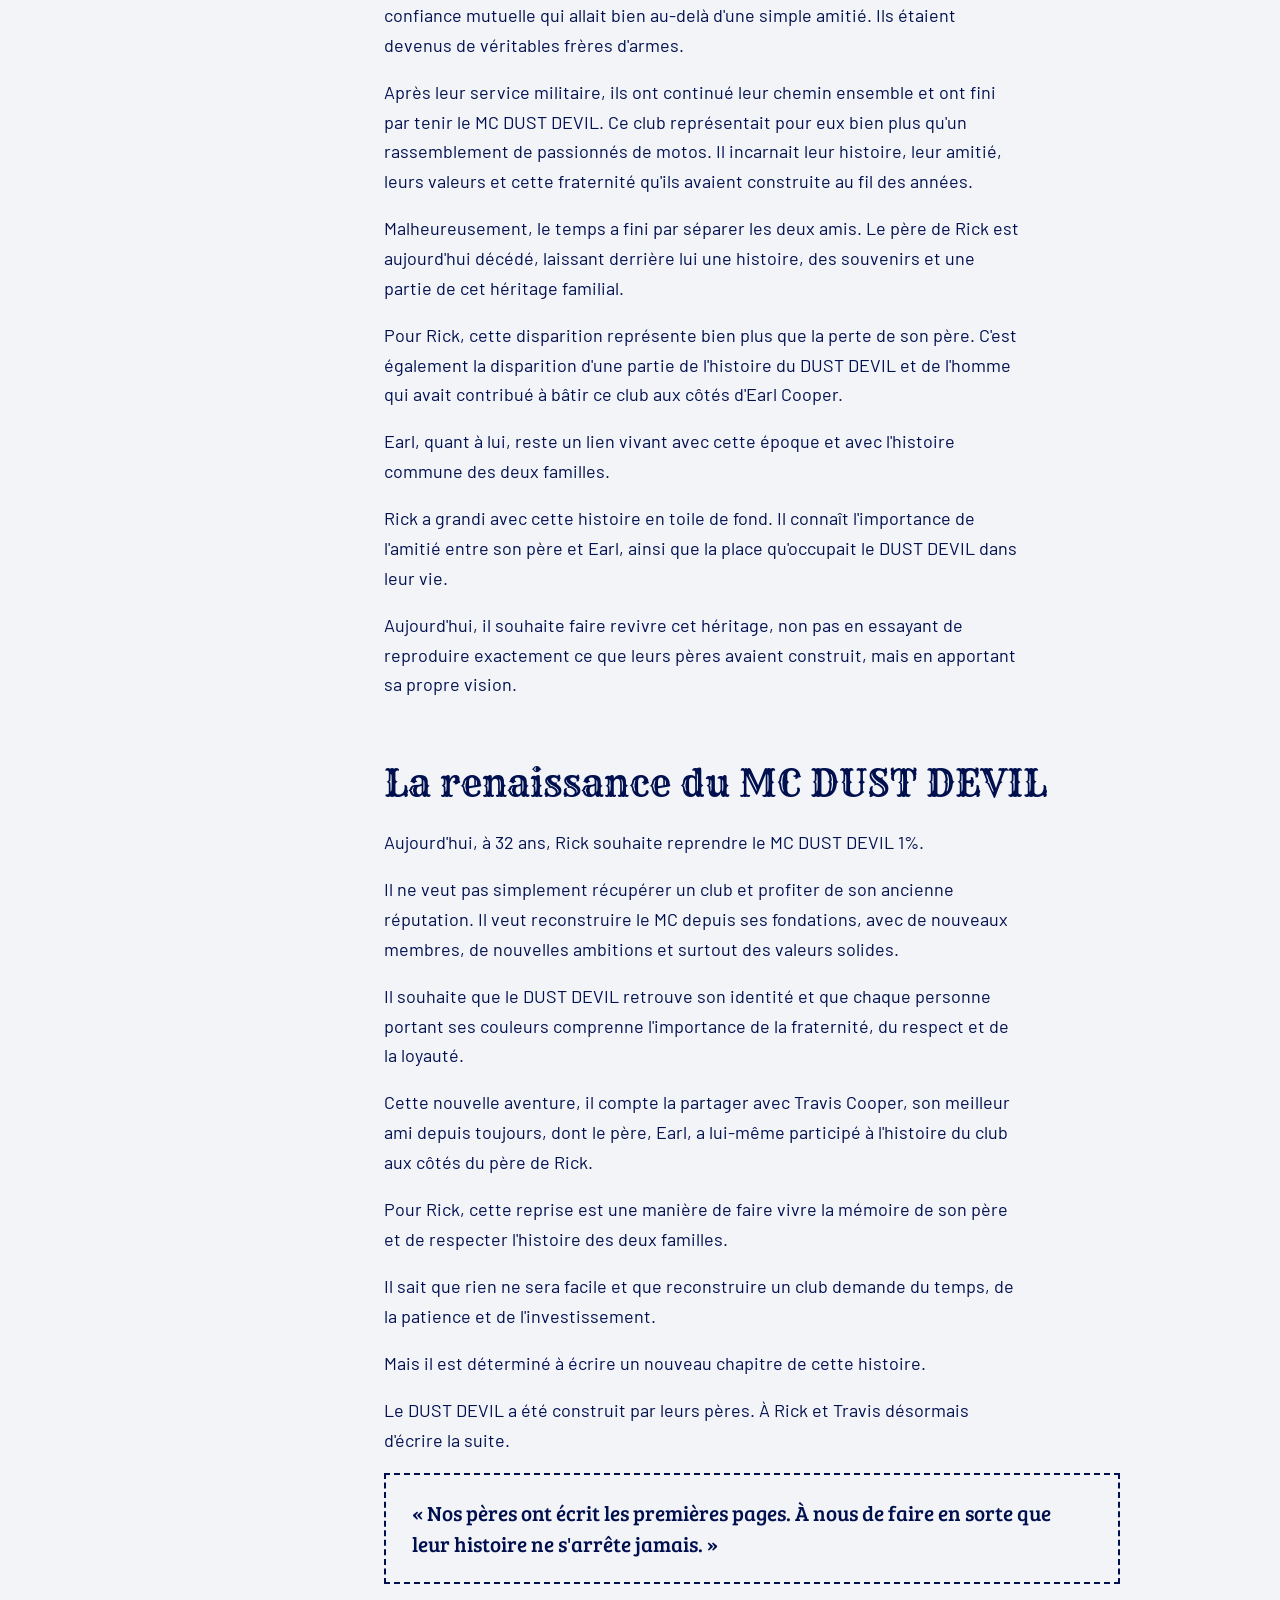
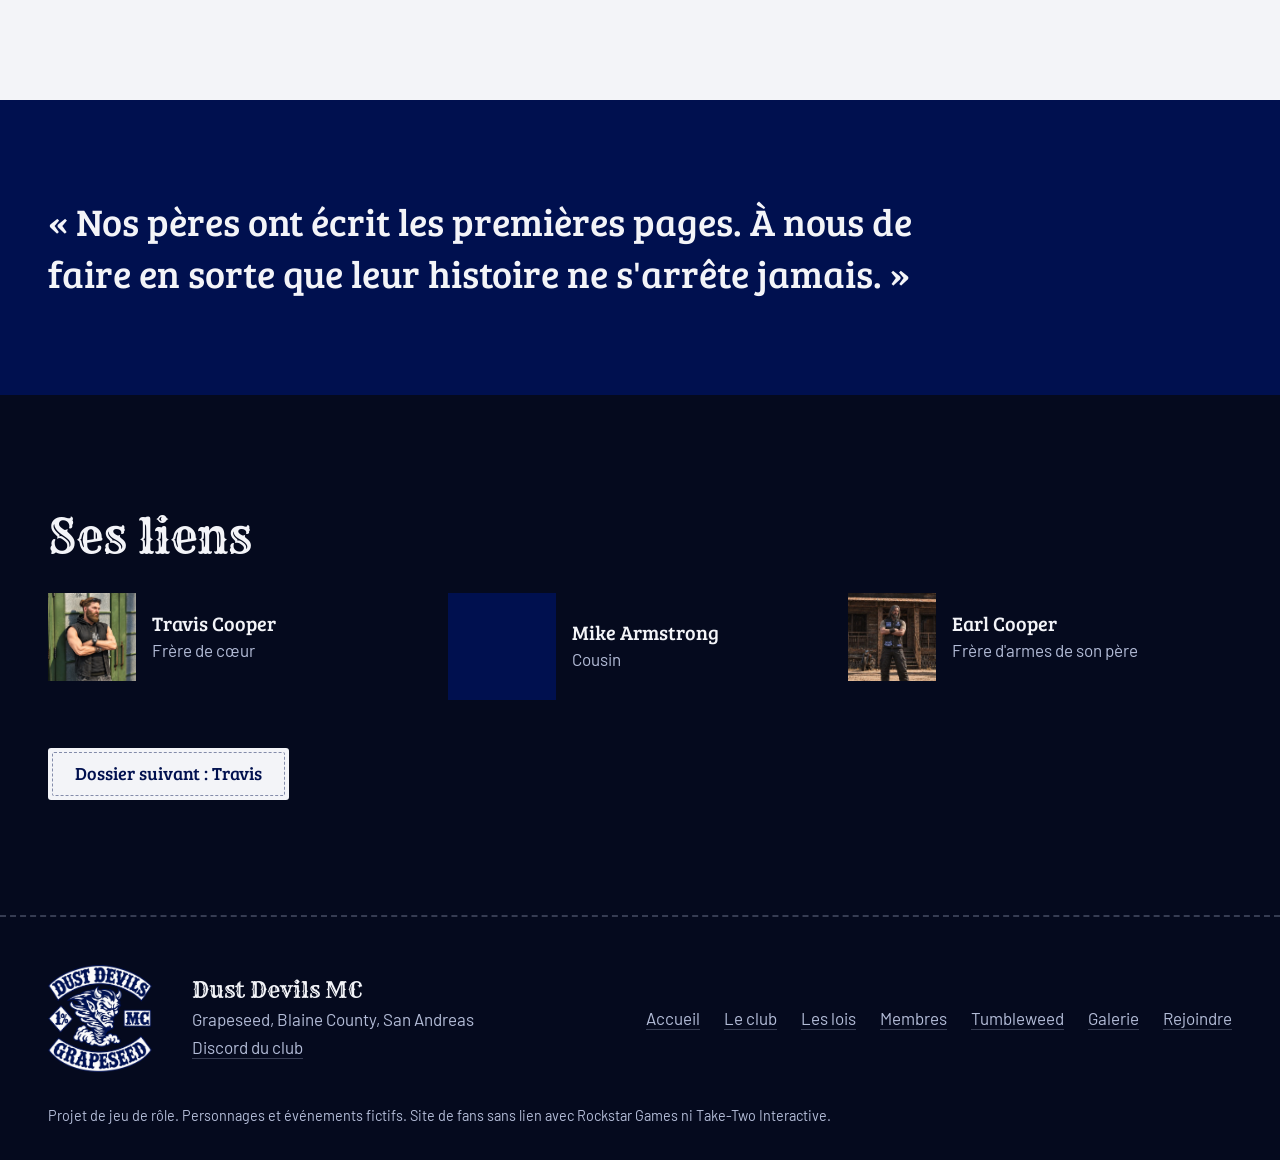
<file: membre.html>
<!doctype html>
<html lang="fr">
<head>
  <meta charset="utf-8">
  <meta name="viewport" content="width=device-width, initial-scale=1">
  <title>Dossier membre | Dust Devils MC</title>
  <meta name="description" content="Dossier d'un membre du Dust Devils MC.">
  <meta name="theme-color" content="#050a1e">
  <link rel="icon" href="assets/img/logos/favicon.png">
  <link rel="stylesheet" href="css/main.css">
  <link rel="stylesheet" href="css/pages/membre.css">
</head>
<body data-page="membre">
  <main id="contenu">
    <div id="dossier"></div>
  </main>

  <script src="js/data/site.js"></script>
  <script src="js/data/membres.js"></script>
  <script src="js/components/outils.js"></script>
  <script src="js/components/layout.js"></script>
  <script src="js/pages/membre.js"></script>
  <script src="js/components/apparition.js"></script>
</body>
</html>
</file>
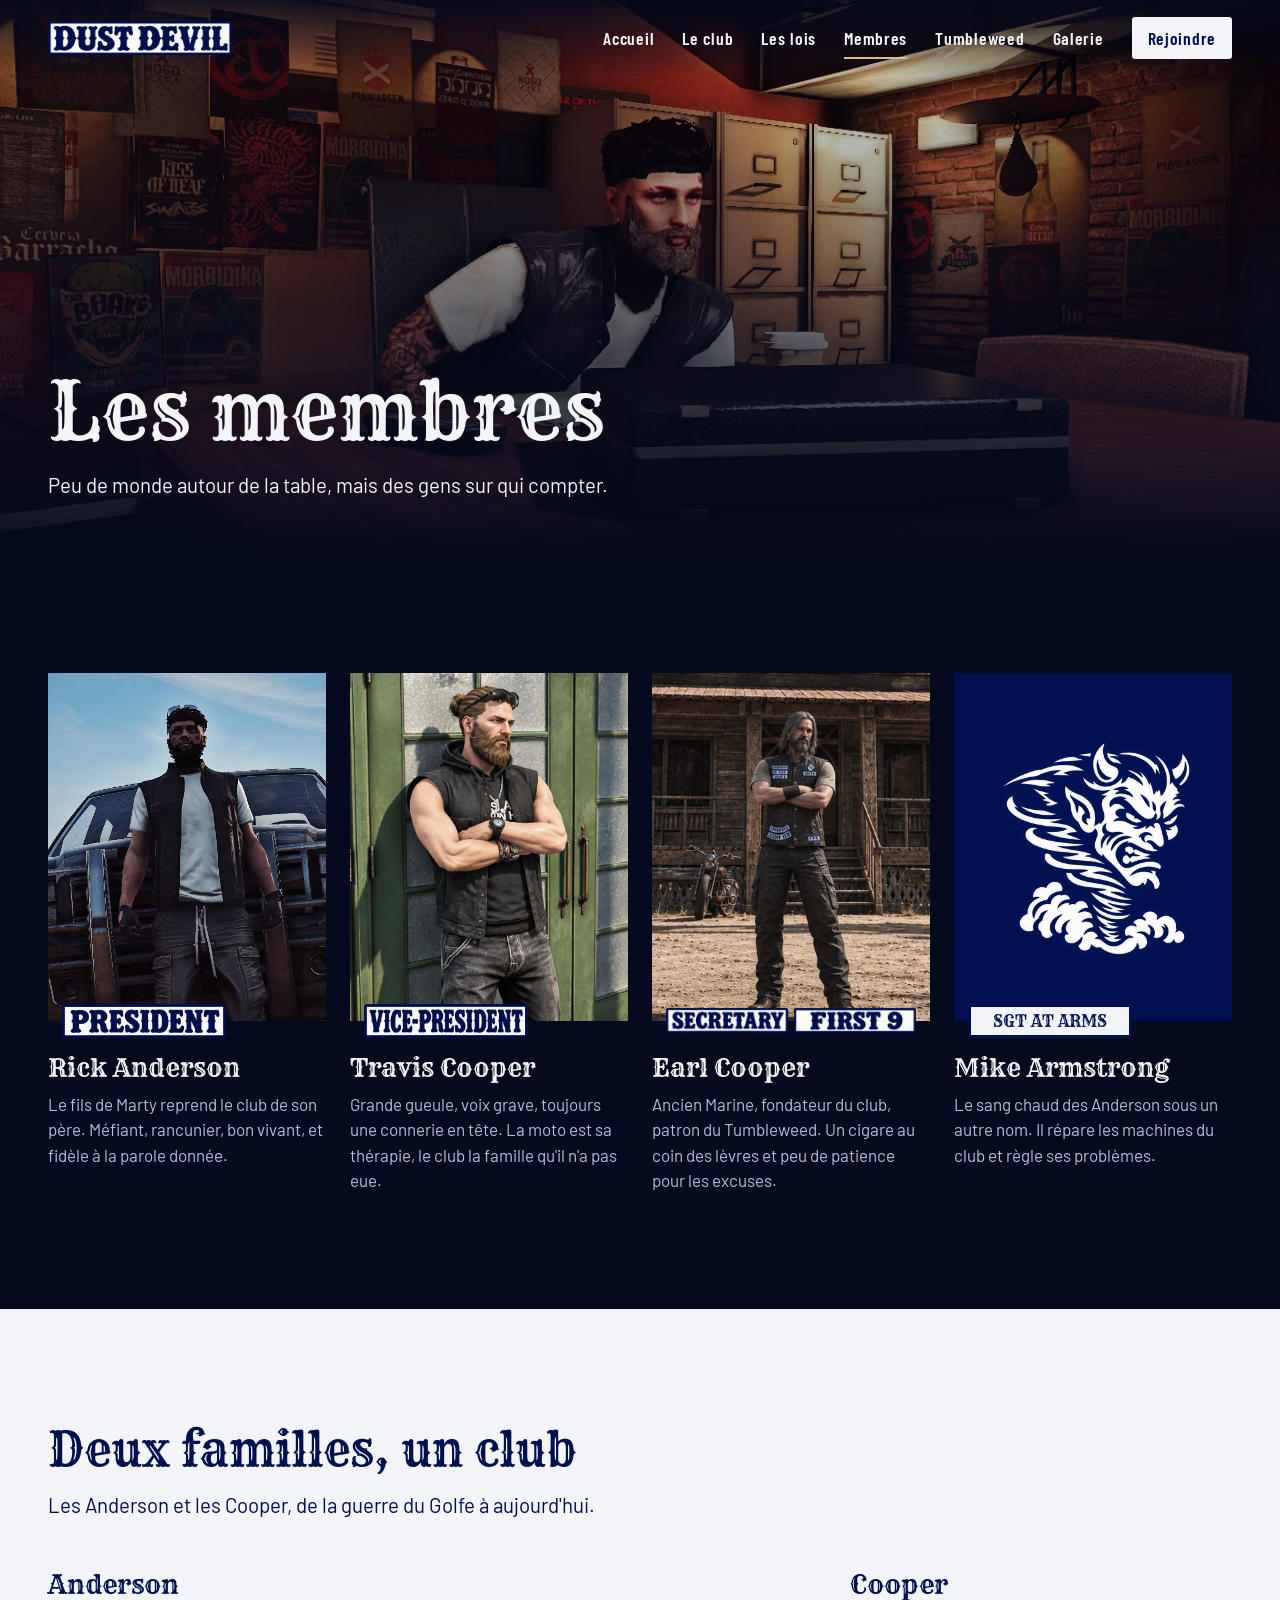
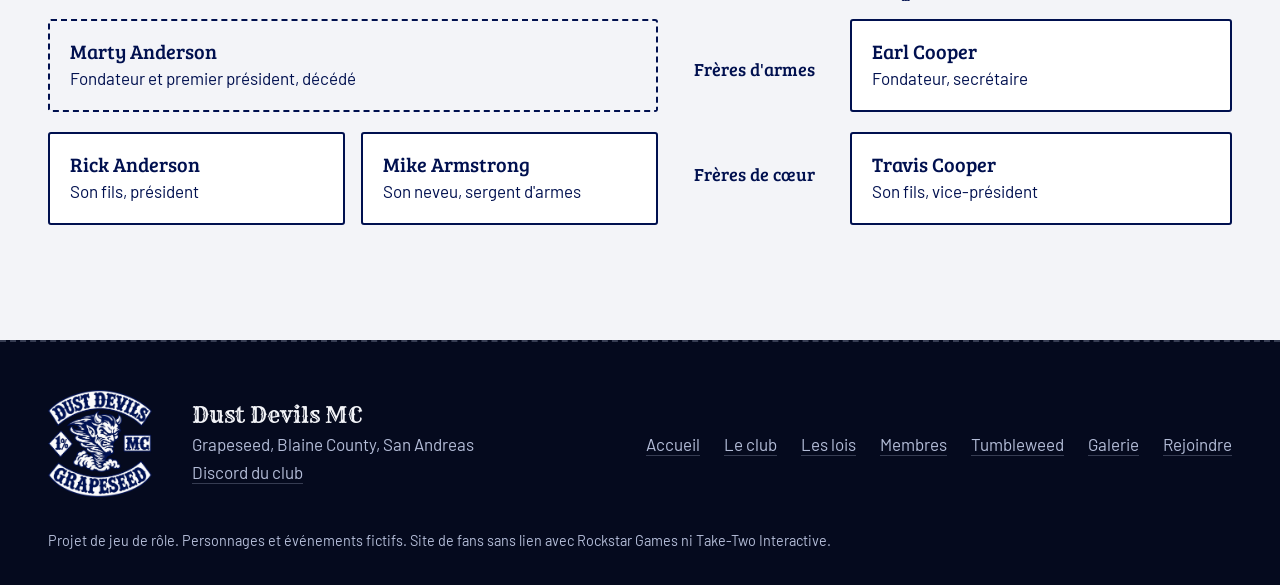
<file: membres.html>
<!doctype html>
<html lang="fr">
<head>
  <meta charset="utf-8">
  <meta name="viewport" content="width=device-width, initial-scale=1">
  <title>Les membres | Dust Devils MC</title>
  <meta name="description" content="Les membres du Dust Devils MC : Rick Anderson, Travis Cooper, Earl Cooper et Mike Armstrong.">
  <meta name="theme-color" content="#050a1e">
  <link rel="icon" href="assets/img/logos/favicon.png">
  <link rel="stylesheet" href="css/main.css">
  <link rel="stylesheet" href="css/pages/membres.css">
</head>
<body data-page="membres">
  <main id="contenu">
    <section class="banniere">
      <img class="banniere__photo" src="assets/img/photos/bureau.webp" alt="">
      <div class="conteneur"><h1>Les membres</h1><p class="chapo">Peu de monde autour de la table, mais des gens sur qui compter.</p></div>
    </section>

    <section class="section"><div class="conteneur"><div class="equipe" id="equipe"></div></div></section>

    <section class="section clair">
      <div class="conteneur">
        <div class="section__tete"><h2>Deux familles, un club</h2><p class="chapo">Les Anderson et les Cooper, de la guerre du Golfe à aujourd'hui.</p></div>
        <div class="arbre" data-apparait>
          <div class="famille">
            <h3>Anderson</h3>
            <div class="generation"><div class="parente parente--defunt"><strong>Marty Anderson</strong>Fondateur et premier président, décédé</div></div>
            <div class="generation"><a class="parente" href="membre.html?id=rick"><strong>Rick Anderson</strong>Son fils, président</a><a class="parente" href="membre.html?id=mike"><strong>Mike Armstrong</strong>Son neveu, sergent d'armes</a></div>
          </div>
          <div class="lien-freres lien-freres--tous"><span>Frères d'armes</span><span>Frères de cœur</span></div>
          <div class="famille">
            <h3>Cooper</h3>
            <div class="generation"><a class="parente" href="membre.html?id=earl"><strong>Earl Cooper</strong>Fondateur, secrétaire</a></div>
            <div class="generation"><a class="parente" href="membre.html?id=travis"><strong>Travis Cooper</strong>Son fils, vice-président</a></div>
          </div>
        </div>
      </div>
    </section>
  </main>

  <script src="js/data/site.js"></script>
  <script src="js/data/membres.js"></script>
  <script src="js/components/outils.js"></script>
  <script src="js/components/layout.js"></script>
  <script src="js/pages/membres.js"></script>
  <script src="js/components/apparition.js"></script>
</body>
</html>
</file>
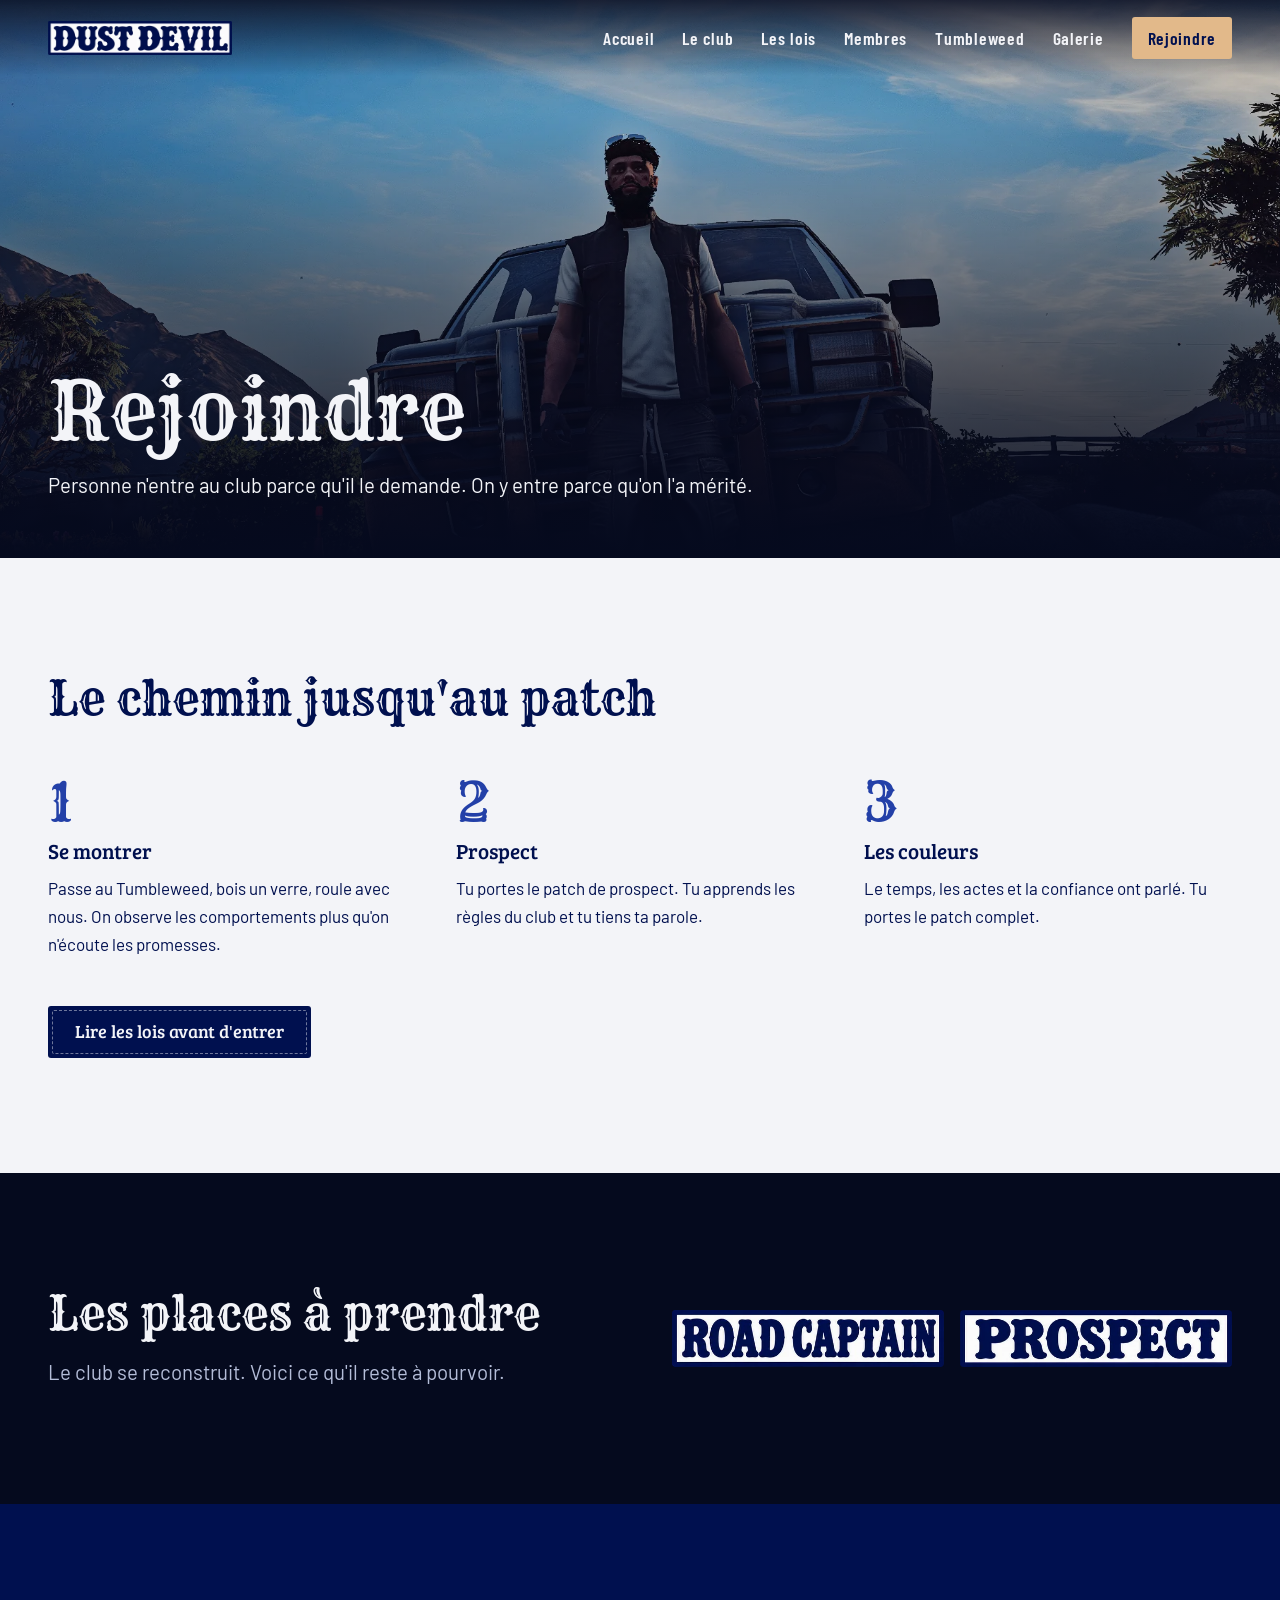
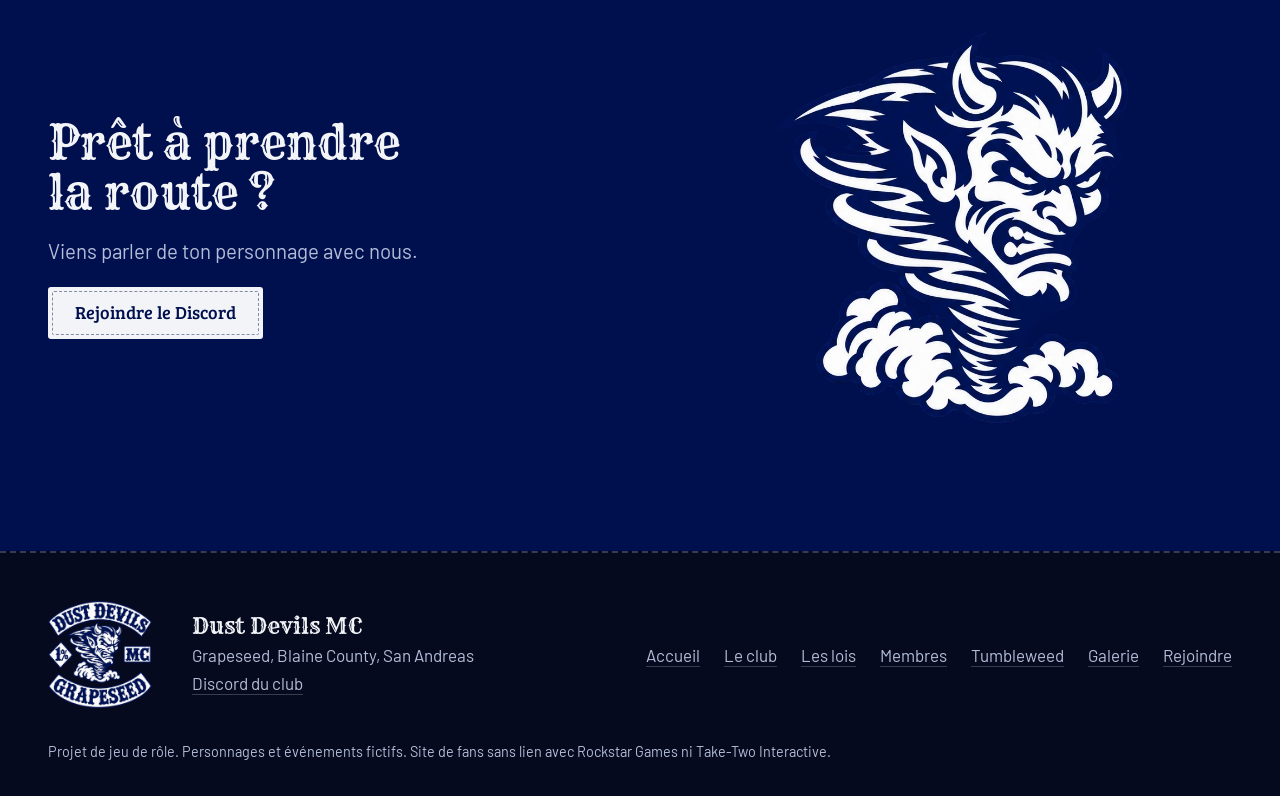
<file: rejoindre.html>
<!doctype html>
<html lang="fr">
<head>
  <meta charset="utf-8">
  <meta name="viewport" content="width=device-width, initial-scale=1">
  <title>Rejoindre | Dust Devils MC</title>
  <meta name="description" content="Rejoindre le Dust Devils MC.">
  <meta name="theme-color" content="#050a1e">
  <link rel="icon" href="assets/img/logos/favicon.png">
  <link rel="stylesheet" href="css/main.css">
  <link rel="stylesheet" href="css/pages/rejoindre.css">
</head>
<body data-page="rejoindre">
  <main id="contenu">
    <section class="banniere">
      <img class="banniere__photo" src="assets/img/photos/pickup.webp" alt="">
      <div class="conteneur"><h1>Rejoindre</h1><p class="chapo">Personne n'entre au club parce qu'il le demande. On y entre parce qu'on l'a mérité.</p></div>
    </section>

    <section class="section clair">
      <div class="conteneur">
        <div class="section__tete"><h2>Le chemin jusqu'au patch</h2></div>
        <ol class="etapes" data-apparait>
          <li><h3>Se montrer</h3><p>Passe au Tumbleweed, bois un verre, roule avec nous. On observe les comportements plus qu'on n'écoute les promesses.</p></li>
          <li><h3>Prospect</h3><p>Tu portes le patch de prospect. Tu apprends les règles du club et tu tiens ta parole.</p></li>
          <li><h3>Les couleurs</h3><p>Le temps, les actes et la confiance ont parlé. Tu portes le patch complet.</p></li>
        </ol>
        <p class="suite-lois"><a class="bouton" href="lois.html">Lire les lois avant d'entrer</a></p>
      </div>
    </section>

    <section class="section">
      <div class="conteneur duo">
        <div class="pile"><h2>Les places à prendre</h2><p class="chapo">Le club se reconstruit. Voici ce qu'il reste à pourvoir.</p></div>
        <div class="places">
          <img class="patch" src="assets/img/patchs/road-captain.webp" width="520" height="107" alt="Road Captain">
          <img class="patch" src="assets/img/patchs/prospect.webp" width="520" height="105" alt="Prospect">
        </div>
      </div>
    </section>

    <section class="porte">
      <canvas data-poussiere="tourbillon" aria-hidden="true"></canvas>
      <div class="conteneur duo">
        <div class="pile"><h2>Prêt à prendre la route ?</h2><p class="chapo">Viens parler de ton personnage avec nous.</p><div data-discord="Rejoindre le Discord"></div></div>
        <img src="assets/img/logos/diable.webp" width="650" height="722" alt="" loading="lazy">
      </div>
    </section>
  </main>

  <script src="js/data/site.js"></script>
  <script src="js/data/membres.js"></script>
  <script src="js/components/outils.js"></script>
  <script src="js/components/layout.js"></script>
  <script src="js/components/poussiere.js"></script>
  <script src="js/components/apparition.js"></script>
</body>
</html>
</file>
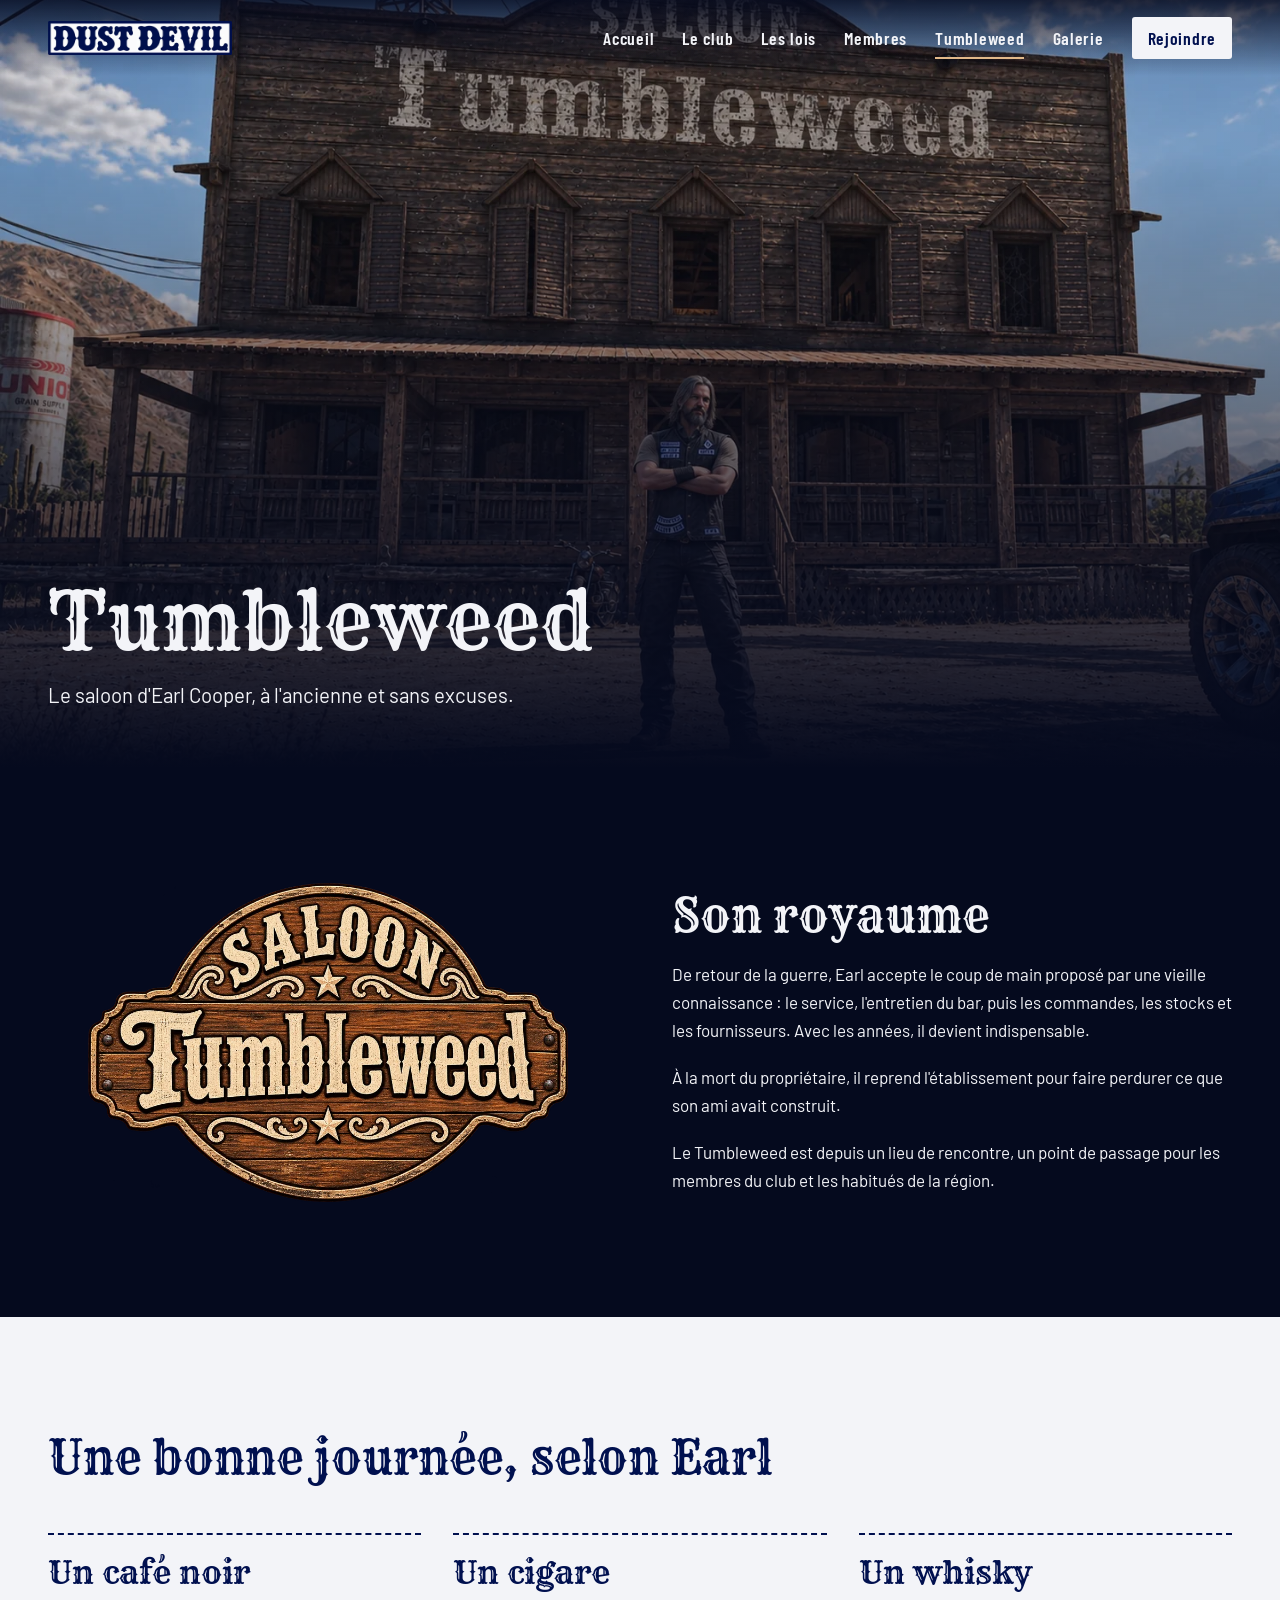
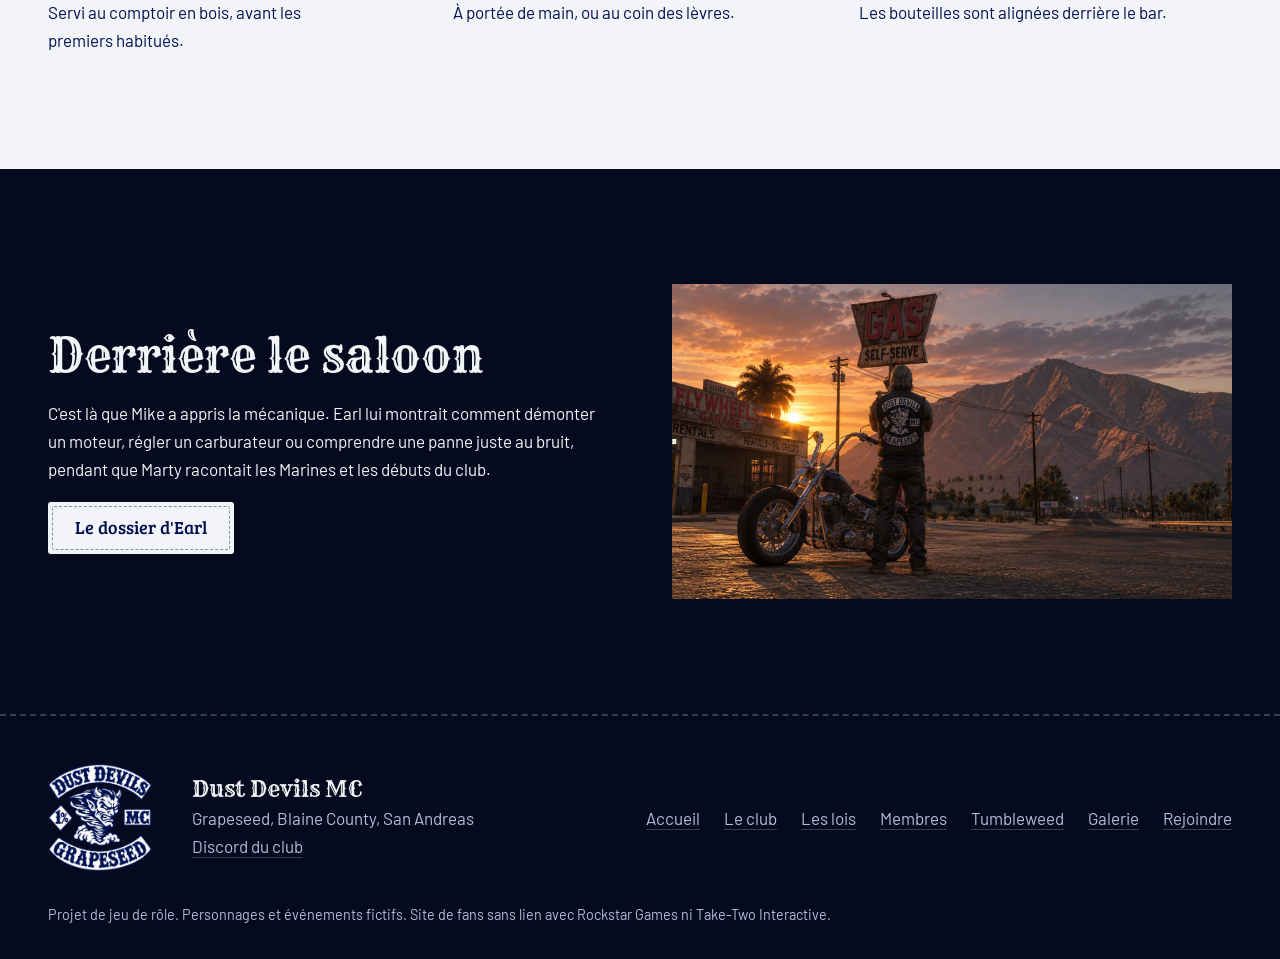
<file: tumbleweed.html>
<!doctype html>
<html lang="fr">
<head>
  <meta charset="utf-8">
  <meta name="viewport" content="width=device-width, initial-scale=1">
  <title>Tumbleweed Saloon | Dust Devils MC</title>
  <meta name="description" content="Le Tumbleweed, saloon d'Earl Cooper et point de ralliement du Dust Devils MC.">
  <meta name="theme-color" content="#050a1e">
  <link rel="icon" href="assets/img/logos/favicon.png">
  <link rel="stylesheet" href="css/main.css">
  <link rel="stylesheet" href="css/pages/tumbleweed.css">
</head>
<body data-page="tumbleweed">
  <main id="contenu">
    <section class="banniere">
      <img class="banniere__photo" src="assets/img/photos/tumbleweed.webp" alt="">
      <div class="conteneur"><h1>Tumbleweed</h1><p class="chapo">Le saloon d'Earl Cooper, à l'ancienne et sans excuses.</p></div>
    </section>

    <section class="section">
      <div class="conteneur duo">
        <img class="enseigne" src="assets/img/logos/tumbleweed.webp" width="900" height="597" alt="Enseigne du Tumbleweed Saloon" data-apparait>
        <div class="pile">
          <h2>Son royaume</h2>
          <p>De retour de la guerre, Earl accepte le coup de main proposé par une vieille connaissance : le service, l'entretien du bar, puis les commandes, les stocks et les fournisseurs. Avec les années, il devient indispensable.</p>
          <p>À la mort du propriétaire, il reprend l'établissement pour faire perdurer ce que son ami avait construit.</p>
          <p>Le Tumbleweed est depuis un lieu de rencontre, un point de passage pour les membres du club et les habitués de la région.</p>
        </div>
      </div>
    </section>

    <section class="section clair">
      <div class="conteneur">
        <div class="section__tete"><h2>Une bonne journée, selon Earl</h2></div>
        <ul class="rituel" data-apparait>
          <li><strong>Un café noir</strong><p>Servi au comptoir en bois, avant les premiers habitués.</p></li>
          <li><strong>Un cigare</strong><p>À portée de main, ou au coin des lèvres.</p></li>
          <li><strong>Un whisky</strong><p>Les bouteilles sont alignées derrière le bar.</p></li>
        </ul>
      </div>
    </section>

    <section class="section">
      <div class="conteneur duo">
        <div class="pile">
          <h2>Derrière le saloon</h2>
          <p>C'est là que Mike a appris la mécanique. Earl lui montrait comment démonter un moteur, régler un carburateur ou comprendre une panne juste au bruit, pendant que Marty racontait les Marines et les débuts du club.</p>
          <a class="bouton" href="membre.html?id=earl">Le dossier d'Earl</a>
        </div>
        <img src="assets/img/photos/route-grapeseed.webp" width="1672" height="941" alt="Une moto custom devant une station-service au coucher du soleil" loading="lazy" data-apparait>
      </div>
    </section>
  </main>

  <script src="js/data/site.js"></script>
  <script src="js/data/membres.js"></script>
  <script src="js/components/outils.js"></script>
  <script src="js/components/layout.js"></script>
  <script src="js/components/apparition.js"></script>
</body>
</html>
</file>
<file: css/main.css>
/* Styles communs à toutes les pages. Chaque page ajoute ensuite css/pages/<page>.css */
@import "base/polices.css";
@import "base/variables.css";
@import "base/reset.css";
@import "base/typographie.css";
@import "base/mise-en-page.css";
@import "components/entete.css";
@import "components/pied.css";
@import "components/patch.css";
@import "components/bouton.css";
@import "components/banniere.css";
@import "components/carte-membre.css";
</file>
<file: css/pages/index.css>
/* --- Hero --- */
.hero { position: relative; min-height: min(100svh, 62rem); display: grid; align-items: end; overflow: clip; isolation: isolate; }
.hero__photo { position: absolute; inset: 0; z-index: -3; width: 100%; height: 100%; object-fit: cover; object-position: 40% 60%; }
.hero::after { content: ""; position: absolute; inset: 0; z-index: -2; background: linear-gradient(transparent 62%, var(--nuit)), linear-gradient(to left, rgb(5 10 30 / 0.82), rgb(5 10 30 / 0.5) 38%, transparent 56%); }
.hero canvas { position: absolute; inset: 0; z-index: -1; width: 100%; height: 100%; }
.hero__texte { display: grid; gap: 1.4rem; justify-items: start; padding-block: calc(var(--entete) + 2rem) clamp(3rem, 9vh, 6.5rem); }
.hero h1 { font-size: clamp(3.2rem, 7.4vw, 6.6rem); line-height: 0.95; }
.hero .chapo { color: var(--toile); max-width: 34ch; }
.hero__texte > * { animation: lever 0.9s cubic-bezier(0.2, 0.7, 0.2, 1) backwards; }
.hero__texte > :nth-child(2) { animation-delay: 0.12s; }
.hero__texte > :nth-child(3) { animation-delay: 0.24s; }
@keyframes lever { from { translate: 0 1.5rem; opacity: 0; } }
@media (min-width: 56rem) { .hero__texte { padding-left: calc(var(--gouttiere) + min(50vw, 38rem)); } }
@media (max-width: 56rem) {
  .hero__photo { object-position: 39% 50%; }
  .hero::after { background: linear-gradient(transparent 35%, rgb(5 10 30 / 0.85) 70%, var(--nuit)); }
}

/* --- Histoire courte --- */
.origine img { width: min(100%, 27rem); margin-inline: auto; }

/* --- Saloon --- */
.saloon { position: relative; isolation: isolate; }
.saloon__photo { position: relative; }
.saloon__enseigne { position: absolute; width: min(48%, 17rem); right: -0.5rem; bottom: -2.5rem; filter: drop-shadow(0 10px 20px rgb(0 0 0 / 0.5)); }

/* --- Appel final avec dust devil --- */
.appel { position: relative; isolation: isolate; overflow: clip; padding-block: clamp(5rem, 10vw, 8rem); background: var(--marine); }
.appel canvas { position: absolute; inset: 0 0 0 auto; width: min(100%, 48rem); height: 100%; z-index: -1; }
.appel__devil { width: min(70%, 21rem); margin-inline: auto; animation: flotter 6s ease-in-out infinite alternate; }
@keyframes flotter { from { rotate: -2deg; translate: 0 6px; } to { rotate: 2deg; translate: 0 -8px; } }
</file>
<file: css/pages/club.css>
/* --- Récit : une route qui se trace au défilement --- */
.route { --avance: 0; position: relative; display: grid; gap: clamp(2.5rem, 5vw, 4rem); padding-left: clamp(2.2rem, 6vw, 5rem); }
.route::before, .route::after { content: ""; position: absolute; left: 0.5rem; top: 0; bottom: 0; width: 4px; background: repeating-linear-gradient(var(--couture) 0 22px, transparent 22px 40px); }
.route::after { background: repeating-linear-gradient(var(--poussiere) 0 22px, transparent 22px 40px); clip-path: inset(0 0 calc(100% - var(--avance) * 100%) 0); }
.etape { display: grid; gap: 0.6rem; }
.etape__date { font: 400 clamp(1.5rem, 3vw, 2.1rem)/1 var(--titre); color: var(--poussiere); }
.etape p { color: var(--brume); }
@media (min-width: 56rem) { .etape { grid-template-columns: 15rem 1fr; column-gap: 2rem; } .etape__date { grid-row: span 2; } .etape p { grid-column: 2; } }

/* --- Valeurs --- */
.valeurs { display: grid; gap: 2rem clamp(2rem, 5vw, 5rem); grid-template-columns: repeat(auto-fit, minmax(min(100%, 22rem), 1fr)); }
.valeurs li { border-top: 2px dashed currentColor; padding-top: 1.1rem; display: grid; gap: 0.35rem; align-content: start; }
.valeurs h3 { font-size: 1.6rem; }

/* --- Hiérarchie --- */
.rangs li { display: grid; gap: 0.6rem 2rem; align-items: center; padding-block: 1.3rem; border-bottom: 2px dashed var(--couture); }
.rangs p { color: var(--brume); }
.rangs strong { display: block; font: 400 1.25rem/1.3 var(--sous-titre); color: var(--toile); }
.rangs .rang__nom { color: var(--toile); font-weight: 600; }
.rangs a { text-underline-offset: 4px; }
.rangs a:hover { color: var(--poussiere); }
@media (min-width: 56rem) { .rangs li { grid-template-columns: 13rem 1fr 13rem; } .rang__nom { text-align: right; } }
.suite-lois { margin-top: 3rem; }
</file>
<file: css/pages/galerie.css>
.galerie { padding-block: calc(var(--entete) + 3.5rem) var(--section); }
.photos { display: grid; gap: 1rem; grid-template-columns: repeat(auto-fit, minmax(min(100%, 26rem), 1fr)); }
.photo { position: relative; overflow: clip; aspect-ratio: 16 / 9; text-align: left; }
.photo img { width: 100%; height: 100%; object-fit: cover; transition: scale 0.6s cubic-bezier(0.2, 0.7, 0.2, 1); }
.photo:hover img { scale: 1.04; }
.photo span { position: absolute; inset: auto 0 0; padding: 3.5rem 1.2rem 1rem; background: linear-gradient(transparent, rgb(5 10 30 / 0.9)); color: var(--brume); line-height: 1.4; }
.photo strong { display: block; font: 400 1.25rem/1.3 var(--sous-titre); color: var(--toile); }
.photo--large { grid-column: 1 / -1; }
@media (min-width: 56rem) { .photo--large { aspect-ratio: 21 / 9; } }

/* --- Visionneuse --- */
.visionneuse { width: 100vw; max-width: none; height: 100dvh; max-height: none; border: 0; padding: 4rem 1rem 1rem; background: rgb(5 10 30 / 0.96); color: var(--toile); }
.visionneuse figure { height: 100%; display: grid; grid-template-rows: minmax(0, 1fr) auto; gap: 1rem; justify-items: center; }
.visionneuse img { max-height: 100%; object-fit: contain; align-self: center; }
.visionneuse button { position: absolute; width: 3rem; height: 3rem; font: 400 2.2rem/1 var(--texte); background: var(--toile); color: var(--marine); border-radius: 3px; }
.visionneuse button:hover { background: var(--poussiere); }
.visionneuse__fermer { top: 0.5rem; right: 1rem; }
.visionneuse__prec { left: 1rem; top: 50%; }
.visionneuse__suiv { right: 1rem; top: 50%; }
</file>
<file: css/pages/lois.css>
/* --- Ouverture --- */
.lois-tete { background: linear-gradient(to right, var(--marine), var(--nuit) 75%); padding-block: calc(var(--entete) + 2.5rem) clamp(2.5rem, 5vw, 4rem); }
.lois-tete img { width: min(70%, 20rem); margin-inline: auto; }

/* --- Les lois, comme une charte cousue --- */
.lois { border-top: 2px dashed var(--marine); }
.lois li { display: grid; grid-template-columns: clamp(3rem, 14vw, 11rem) 1fr; gap: 1rem clamp(1rem, 4vw, 3rem); padding-block: clamp(2rem, 4vw, 3.25rem); border-bottom: 2px dashed var(--marine); }
.lois li > div { display: grid; gap: 0.9rem; min-width: 0; }
.lois h2 { font-size: clamp(1.5rem, 3vw, 2.2rem); margin-bottom: 0.3rem; overflow-wrap: break-word; }
.lois p { font-size: 1.125rem; }
.loi__numero { font: 400 clamp(3.2rem, 9vw, 6.5rem)/0.85 var(--titre); color: var(--marine); }
.lois li:target { background: linear-gradient(to right, transparent, rgb(226 185 138 / 0.4), transparent); }
</file>
<file: css/pages/membre.css>
/* --- Ouverture du dossier --- */
.dossier { padding-block: calc(var(--entete) + 2.5rem) clamp(3rem, 6vw, 5rem); background: linear-gradient(to right, var(--marine), var(--nuit) 75%); }
.dossier__grille { display: grid; gap: clamp(2rem, 5vw, 4.5rem); align-items: center; }
.dossier__photo { border: 8px solid var(--toile); outline: 2px dashed var(--brume); outline-offset: 6px; margin: 8px; max-width: 30rem; }
.dossier__photo img { width: 100%; aspect-ratio: 4 / 5; object-fit: cover; }
.dossier__texte { display: grid; gap: 1.4rem; justify-items: start; min-width: 0; }
.dossier__patchs { display: flex; flex-wrap: wrap; gap: 0.6rem; }
.dossier dl { display: grid; width: 100%; }
.dossier dl div { display: grid; grid-template-columns: 6.5rem 1fr; gap: 1rem; padding-block: 0.5rem; border-bottom: 2px dashed var(--couture); }
.dossier dt { color: var(--poussiere); }
.dossier dd { margin: 0; }
.traits { display: flex; flex-wrap: wrap; gap: 0.5rem; }
.traits li { padding: 0.2rem 0.75rem; border: 1px solid var(--brume); border-radius: 3px; font: 600 1.05rem/1.4 var(--etiquette); }
.retour { color: var(--brume); text-underline-offset: 4px; }
@media (min-width: 56rem) { .dossier__grille { grid-template-columns: 5fr 7fr; } }

/* --- Récit et sommaire --- */
.histoire { padding-block: var(--section); }
.histoire__grille { display: grid; gap: 3rem; }
.histoire__texte { display: grid; gap: 4rem; min-width: 0; }
.histoire article { display: grid; gap: 1.1rem; }
.histoire h2 { margin-bottom: 0.4rem; font-size: clamp(1.6rem, 3vw, 2.3rem); }
.histoire p, .histoire li { font-size: 1.125rem; }
.histoire__texte li { padding-left: 1.4rem; position: relative; }
.histoire__texte li::before { content: ""; position: absolute; left: 0; top: 0.65em; width: 0.5rem; height: 0.5rem; background: var(--marine); rotate: 45deg; }
.histoire blockquote { padding: 1.4rem 1.6rem; border: 2px dashed var(--marine); font: 400 1.3rem/1.5 var(--sous-titre); max-width: 46rem; }
.sommaire li { border-bottom: 1px solid rgb(0 16 79 / 0.2); }
.sommaire a { display: block; padding: 0.6rem 0; text-decoration: none; line-height: 1.35; }
.sommaire a:hover { text-decoration: underline; }
.sommaire a[aria-current] { font-weight: 600; color: var(--marine-vif); }
@media (min-width: 56rem) {
  .histoire__grille { grid-template-columns: 16rem 1fr; gap: 5rem; }
  .sommaire ol { position: sticky; top: calc(var(--entete) + 2rem); }
}

/* --- Liens et suite --- */
.liens { display: grid; gap: 1rem; margin-block: 2rem 3rem; grid-template-columns: repeat(auto-fit, minmax(min(100%, 18rem), 1fr)); }
.liens a { display: flex; align-items: center; gap: 1rem; text-decoration: none; color: var(--brume); }
.liens img { width: 5.5rem; height: 5.5rem; object-fit: cover; object-position: top; }
.liens strong { display: block; font: 400 1.25rem/1.3 var(--sous-titre); color: var(--toile); }
.liens a:hover strong { color: var(--poussiere); }
.introuvable { padding-block: 10rem; display: grid; gap: 1.5rem; justify-items: start; }
</file>
<file: css/pages/membres.css>
.banniere { --cadre: center 55%; }

/* --- Arbre des deux familles --- */
.arbre { display: grid; gap: 1.5rem; }
.famille { display: grid; gap: 1.25rem; }
.famille > h3 { font: 400 1.6rem/1 var(--titre); }
.generation { display: grid; gap: 1rem; grid-template-columns: repeat(auto-fit, minmax(min(100%, 13rem), 1fr)); }
.parente { display: block; padding: 1.1rem 1.25rem; border: 2px solid var(--marine); border-radius: 3px; text-decoration: none; background: #fff; }
.parente strong { display: block; font: 400 1.25rem/1.3 var(--sous-titre); }
.parente--defunt { border-style: dashed; background: none; }
a.parente:hover { background: var(--marine); color: var(--toile); }
.lien-freres { align-self: center; text-align: center; font: 400 1.1rem/1.3 var(--sous-titre); padding-block: 0.5rem; }
@media (min-width: 56rem) {
  .arbre { grid-template-columns: 1.6fr 9rem 1fr; align-items: stretch; }
  .famille { grid-template-rows: auto 1fr 1fr; }
  .lien-freres--tous { display: grid; grid-template-rows: auto 1fr 1fr; gap: 1.25rem; align-self: stretch; }
  .lien-freres--tous::before { content: ""; height: 1.6rem; }
  .lien-freres--tous span { display: grid; place-content: center; border-block: 2px dashed transparent; }
}
.lien-freres span { display: block; }
</file>
<file: css/pages/rejoindre.css>
.banniere { --cadre: center 40%; }
.etapes { display: grid; gap: 2.5rem; counter-reset: e; grid-template-columns: repeat(auto-fit, minmax(min(100%, 17rem), 1fr)); }
.etapes li { counter-increment: e; display: grid; gap: 0.6rem; align-content: start; }
.etapes li::before { content: counter(e); font: 400 3.4rem/1 var(--titre); color: var(--marine-vif); }
.places { display: flex; flex-wrap: wrap; gap: 1rem; }
.places .patch { width: min(100%, 17rem); }
.porte { position: relative; isolation: isolate; overflow: clip; background: var(--marine); padding-block: clamp(5rem, 10vw, 8rem); }
.porte canvas { position: absolute; inset: 0 0 0 auto; width: min(100%, 48rem); height: 100%; z-index: -1; }
.porte .duo > img { width: min(75%, 22rem); margin-inline: auto; }
.suite-lois { margin-top: 3rem; }
</file>
<file: css/pages/tumbleweed.css>
/* Le saloon garde le marine du club, réchauffé par le bois de l'enseigne. */
.banniere { --cadre: center 30%; min-height: min(88vh, 48rem); }
.enseigne { width: min(100%, 30rem); margin-inline: auto; }
.rituel { display: grid; grid-template-columns: repeat(auto-fit, minmax(min(100%, 15rem), 1fr)); gap: 2rem; }
.rituel li { display: grid; gap: 0.4rem; align-content: start; border-top: 2px dashed currentColor; padding-top: 1.1rem; }
.rituel strong { font: 400 clamp(1.5rem, 2.6vw, 2rem)/1.2 var(--titre); }
</file>
